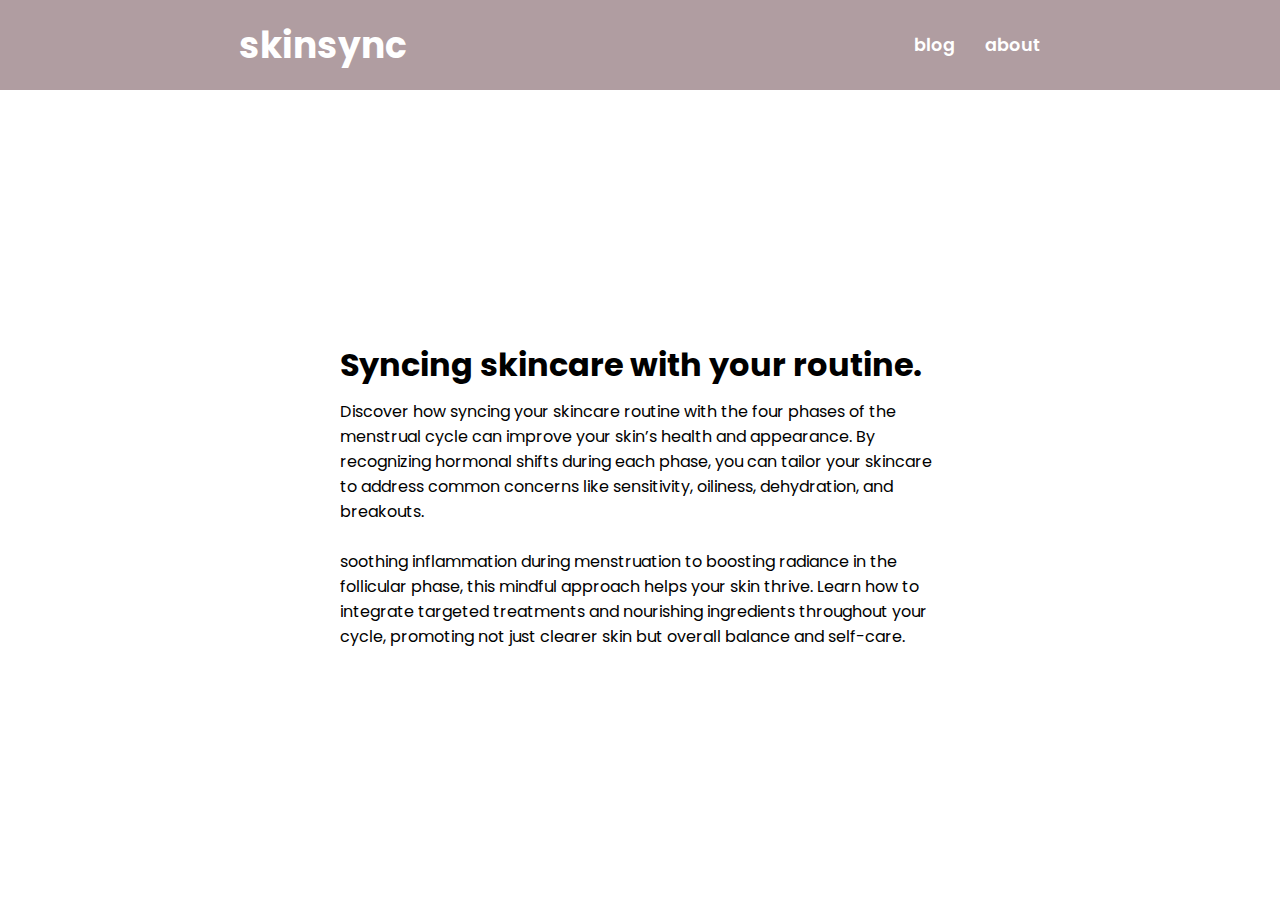
<file: about.html>
<!DOCTYPE html>
<html lang="en">
  <head>
    <meta charset="UTF-8" />
    <meta name="viewport" content="width=device-width, initial-scale=1.0" />
    <title>about</title>
    <link rel="stylesheet" href="about.css" />
    <link
      rel="stylesheet"
      href="https://cdnjs.cloudflare.com/ajax/libs/font-awesome/6.6.0/css/all.min.css"
      integrity="sha512-Kc323vGBEqzTmouAECnVceyQqyqdsSiqLQISBL29aUW4U/M7pSPA/gEUZQqv1cwx4OnYxTxve5UMg5GT6L4JJg=="
      crossorigin="anonymous"
      referrerpolicy="no-referrer"
    />
    <link rel="icon" type="image/png" href="SS (5)-photoaidcom-cropped.png" />
  </head>
  <body>
    <header>
      <nav>
        <a href="index.html" class="logo">skinsync</a>
        <div class="pageLinks">
          <div class="hamburger">
            <i class="fa-solid fa-bars"></i>
          </div>
          <div class="nav_links">
            <ul>
              <li><a href="blog.html">blog</a></li>
              <li><a href="about.html">about</a></li>
            </ul>
          </div>
        </div>
      </nav>
    </header>
    <main>
      <section>
        <h1>Syncing skincare with your routine.</h1>
        <p>
          Discover how syncing your skincare routine with the four phases of the
          menstrual cycle can improve your skin’s health and appearance. By
          recognizing hormonal shifts during each phase, you can tailor your
          skincare to address common concerns like sensitivity, oiliness,
          dehydration, and breakouts. <br />
          <br />
          soothing inflammation during menstruation to boosting radiance in the
          follicular phase, this mindful approach helps your skin thrive. Learn
          how to integrate targeted treatments and nourishing ingredients
          throughout your cycle, promoting not just clearer skin but overall
          balance and self-care.
        </p>
      </section>
    </main>
    <script src="about.js"></script>
  </body>
</html>
</file>
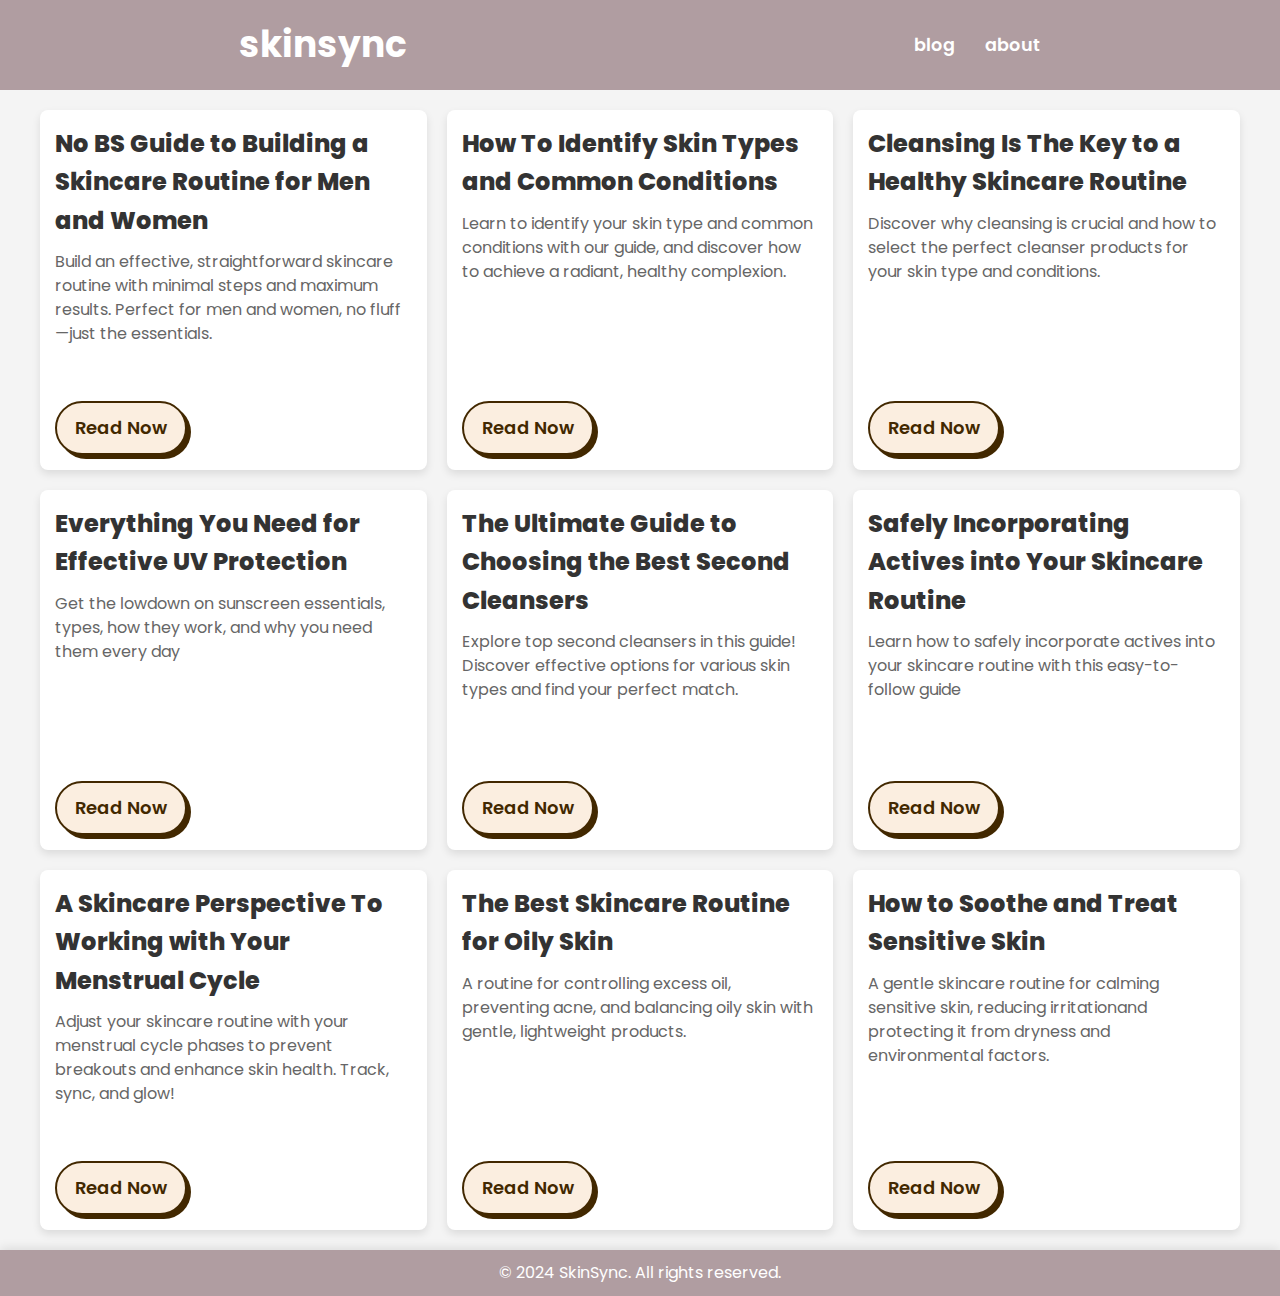
<file: blog.html>
<!DOCTYPE html>
<html lang="en">
  <head>
    <meta charset="UTF-8" />
    <meta name="viewport" content="width=device-width, initial-scale=1.0" />
    <title>Blog</title>
    <link rel="stylesheet" href="blog.css" />
    <link
      rel="stylesheet"
      href="https://cdnjs.cloudflare.com/ajax/libs/font-awesome/6.6.0/css/all.min.css"
      integrity="sha512-Kc323vGBEqzTmouAECnVceyQqyqdsSiqLQISBL29aUW4U/M7pSPA/gEUZQqv1cwx4OnYxTxve5UMg5GT6L4JJg=="
      crossorigin="anonymous"
      referrerpolicy="no-referrer"
    />
    <link rel="icon" type="image/png" href="SS (5)-photoaidcom-cropped.png" />
  </head>
  <body>
    <header>
      <nav>
        <a href="index.html" class="logo">skinsync</a>
        <div class="pageLinks">
          <div class="hamburger">
            <i class="fa-solid fa-bars"></i>
          </div>
          <div class="nav_links">
            <ul>
              <li><a href="blog.html">blog</a></li>
              <li><a href="about.html">about</a></li>
            </ul>
          </div>
        </div>
      </nav>
    </header>

    <main>
      <section class="blog-list">
        <a href="Blog posts/post7.html">
          <article>
            <h2>
              No BS Guide to Building a Skincare Routine for Men and Women
            </h2>
            <p>
              Build an effective, straightforward skincare routine with minimal
              steps and maximum results. Perfect for men and women, no
              fluff—just the essentials.
            </p>
            <button class="button-74" role="button">Read Now</button>
          </article>
        </a>

        <a href="Blog posts/post1.html">
          <article>
            <h2>How To Identify Skin Types and Common Conditions</h2>
            <p>
              Learn to identify your skin type and common conditions with our
              guide, and discover how to achieve a radiant, healthy complexion.
            </p>
            <button class="button-74" role="button">Read Now</button>
          </article>
        </a>
        <a href="Blog posts/post2.html">
          <article>
            <h2>Cleansing Is The Key to a Healthy Skincare Routine</h2>
            <p>
              Discover why cleansing is crucial and how to select the perfect
              cleanser products for your skin type and conditions.
            </p>
            <button class="button-74" role="button">Read Now</button>
          </article>
        </a>
        <a href="Blog posts/post3.html">
          <article>
            <h2>Everything You Need for Effective UV Protection</h2>
            <p>
              Get the lowdown on sunscreen essentials, types, how they work, and
              why you need them every day
            </p>
            <button class="button-74" role="button">Read Now</button>
          </article>
        </a>
        <a href="Blog posts/post4.html">
          <article>
            <h2>The Ultimate Guide to Choosing the Best Second Cleansers</h2>
            <p>
              Explore top second cleansers in this guide! Discover effective
              options for various skin types and find your perfect match.
            </p>
            <button class="button-74" role="button">Read Now</button>
          </article>
        </a>
        <a href="Blog posts/post5.html">
          <article>
            <h2>Safely Incorporating Actives into Your Skincare Routine</h2>
            <p>
              Learn how to safely incorporate actives into your skincare routine
              with this easy-to-follow guide
            </p>
            <button class="button-74" role="button">Read Now</button>
          </article>
        </a>
        <a href="Blog posts/post6.html">
          <article>
            <h2>A Skincare Perspective To Working with Your Menstrual Cycle</h2>
            <p>
              Adjust your skincare routine with your menstrual cycle phases to
              prevent breakouts and enhance skin health. Track, sync, and glow!
            </p>
            <button class="button-74" role="button">Read Now</button>
          </article>
        </a>
        <a href="Blog posts/post8.html">
          <article>
            <h2>The Best Skincare Routine for Oily Skin</h2>
            <p>
              A routine for controlling excess oil, preventing acne, and
              balancing oily skin with gentle, lightweight products.
            </p>
            <button class="button-74" role="button">Read Now</button>
          </article>
        </a>
        <a href="Blog posts/post9.html">
          <article>
            <h2>How to Soothe and Treat Sensitive Skin</h2>
            <p>
              A gentle skincare routine for calming sensitive skin, reducing
              irritationand protecting it from dryness and environmental
              factors.
            </p>
            <button class="button-74" role="button">Read Now</button>
          </article>
        </a>
        <!-- Add more blog posts here -->
      </section>
    </main>
    <footer>
      <p>&copy; 2024 SkinSync. All rights reserved.</p>
    </footer>
    <script src="blog.js"></script>
  </body>
</html>
</file>
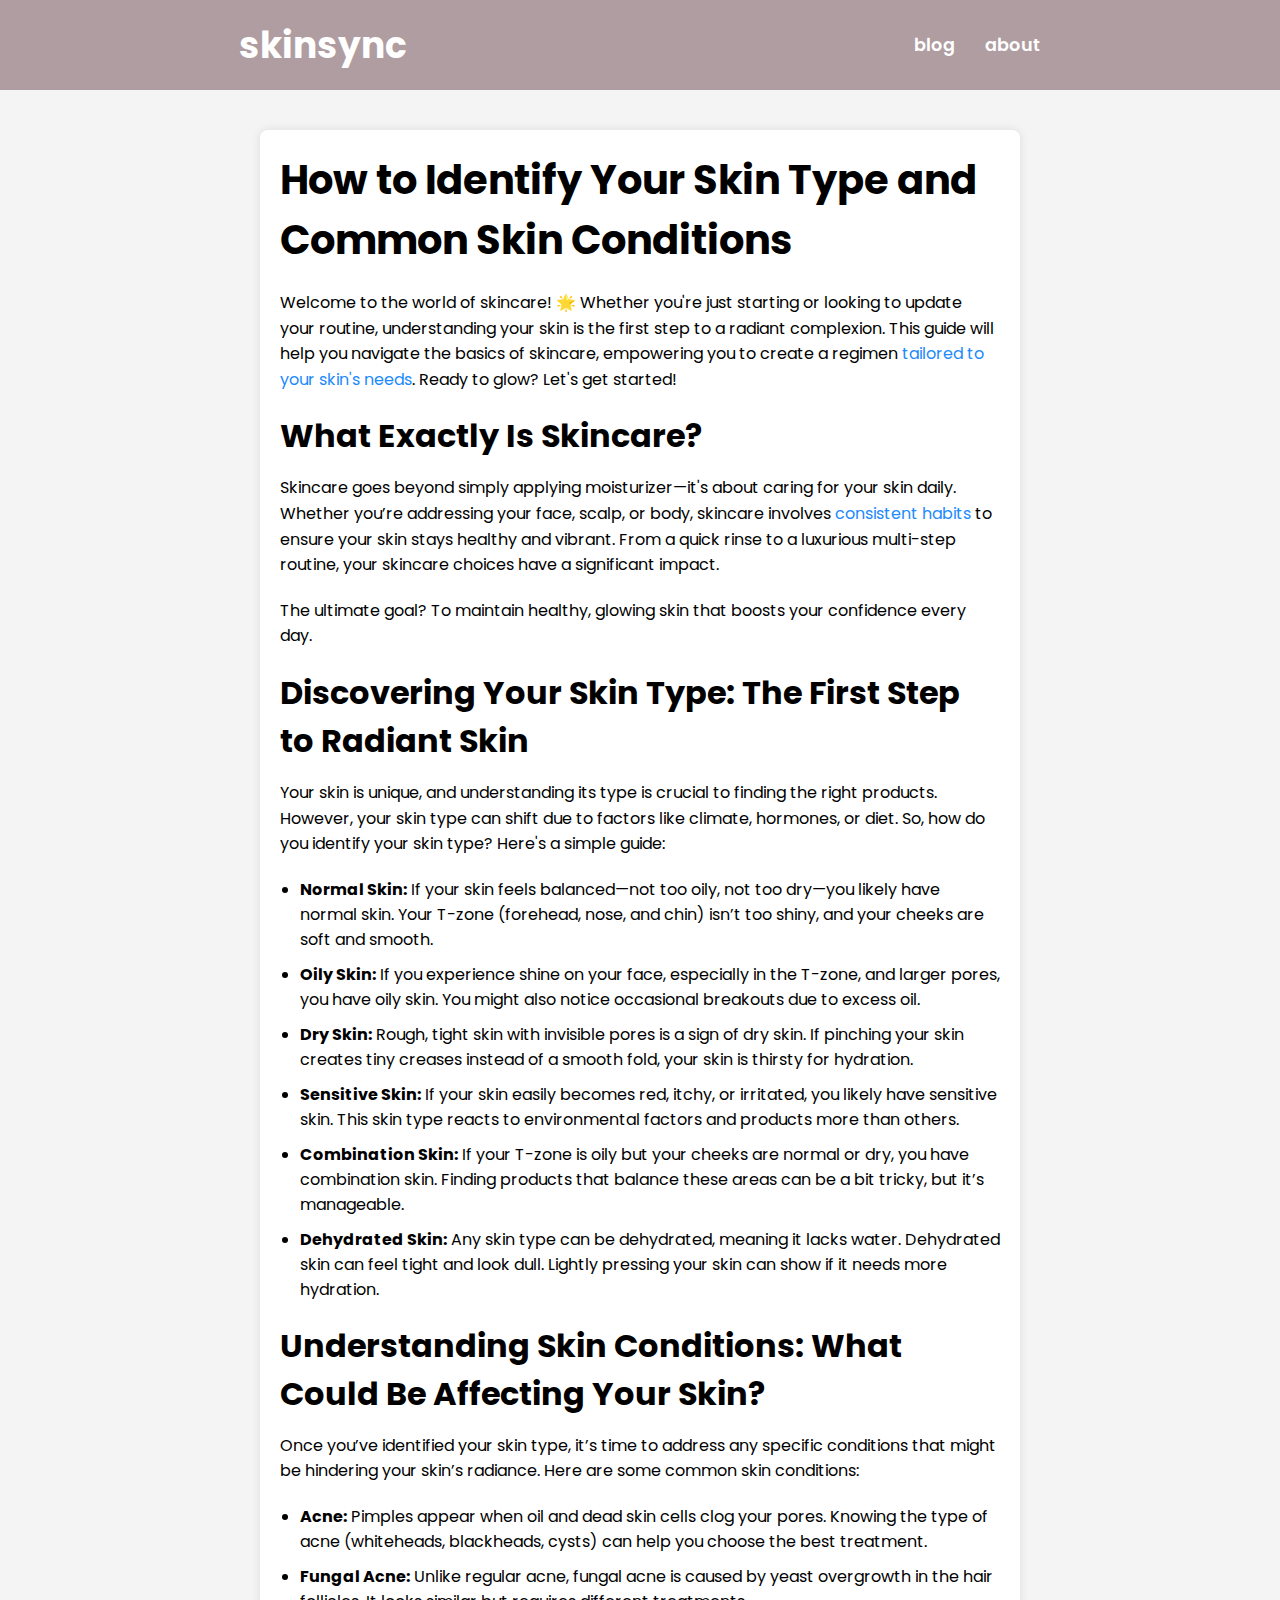
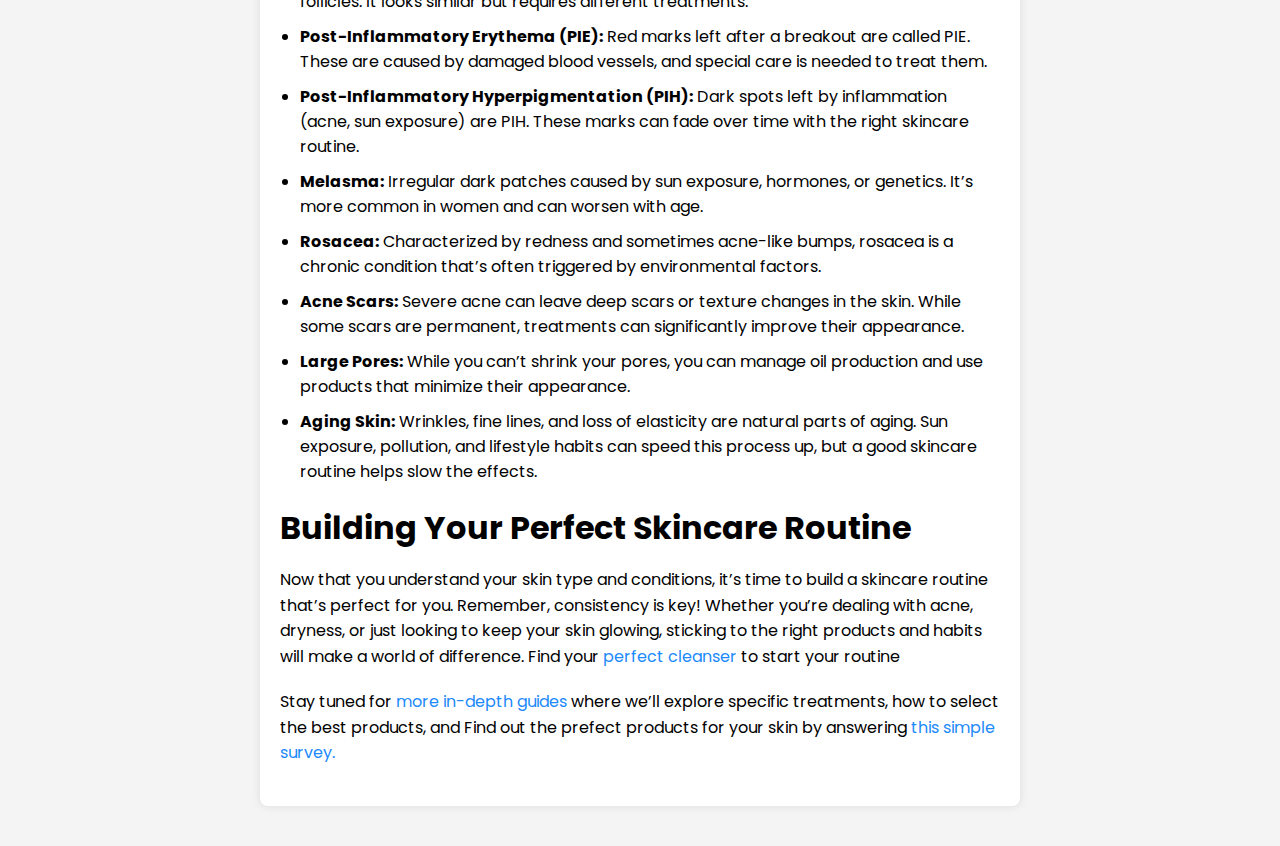
<file: Blog posts/post1.html>
<!DOCTYPE html>
<html lang="en">
  <head>
    <meta charset="UTF-8" />
    <meta name="viewport" content="width=device-width, initial-scale=1.0" />
    <meta
      name="description"
      content="Discover how to identify your skin type and common conditions with this comprehensive skincare guide."
    />
    <meta
      name="keywords"
      content="skincare, skin types, acne, rosacea, melasma, aging skin"
    />
    <meta
      property="og:title"
      content="How to Identify Your Skin Type and Common Conditions"
    />
    <meta
      property="og:description"
      content="Discover how to identify your skin type and common conditions with this comprehensive skincare guide."
    />
    <meta property="og:image" content="image_url_here" />
    <title>Identify Your Skin Type</title>
    <link rel="stylesheet" href="post.css" />
    <link
      rel="stylesheet"
      href="https://cdnjs.cloudflare.com/ajax/libs/font-awesome/6.6.0/css/all.min.css"
      integrity="sha512-Kc323vGBEqzTmouAECnVceyQqyqdsSiqLQISBL29aUW4U/M7pSPA/gEUZQqv1cwx4OnYxTxve5UMg5GT6L4JJg=="
      crossorigin="anonymous"
      referrerpolicy="no-referrer"
    />
    <link
      rel="icon"
      type="image/png"
      href="../SS (5)-photoaidcom-cropped.png"
    />
  </head>
  <body>
    <header>
      <nav>
        <a href="../index.html" class="logo">skinsync</a>
        <div class="pageLinks">
          <div class="hamburger">
            <i class="fa-solid fa-bars"></i>
          </div>
          <div class="nav_links">
            <ul>
              <li><a href="../blog.html">blog</a></li>
              <li><a href="../about.html">about</a></li>
            </ul>
          </div>
        </div>
      </nav>
    </header>

    <main>
      <article>
        <h1>How to Identify Your Skin Type and Common Skin Conditions</h1>
        <section class="new-blog-post">
          <p>
            Welcome to the world of skincare! 🌟 Whether you're just starting or
            looking to update your routine, understanding your skin is the first
            step to a radiant complexion. This guide will help you navigate the
            basics of skincare, empowering you to create a regimen
            <a href="../index.html">tailored to your skin's needs</a>. Ready to
            glow? Let's get started!
          </p>

          <h2>What Exactly Is Skincare?</h2>
          <p>
            Skincare goes beyond simply applying moisturizer—it's about caring
            for your skin daily. Whether you’re addressing your face, scalp, or
            body, skincare involves <a href="post2.html">consistent habits</a>
            to ensure your skin stays healthy and vibrant. From a quick rinse to
            a luxurious multi-step routine, your skincare choices have a
            significant impact.
          </p>
          <p>
            The ultimate goal? To maintain healthy, glowing skin that boosts
            your confidence every day.
          </p>

          <h2>Discovering Your Skin Type: The First Step to Radiant Skin</h2>
          <p>
            Your skin is unique, and understanding its type is crucial to
            finding the right products. However, your skin type can shift due to
            factors like climate, hormones, or diet. So, how do you identify
            your skin type? Here's a simple guide:
          </p>

          <ul>
            <li>
              <strong>Normal Skin:</strong> If your skin feels balanced—not too
              oily, not too dry—you likely have normal skin. Your T-zone
              (forehead, nose, and chin) isn’t too shiny, and your cheeks are
              soft and smooth.
            </li>
            <li>
              <strong>Oily Skin:</strong> If you experience shine on your face,
              especially in the T-zone, and larger pores, you have oily skin.
              You might also notice occasional breakouts due to excess oil.
            </li>
            <li>
              <strong>Dry Skin:</strong> Rough, tight skin with invisible pores
              is a sign of dry skin. If pinching your skin creates tiny creases
              instead of a smooth fold, your skin is thirsty for hydration.
            </li>
            <li>
              <strong>Sensitive Skin:</strong> If your skin easily becomes red,
              itchy, or irritated, you likely have sensitive skin. This skin
              type reacts to environmental factors and products more than
              others.
            </li>
            <li>
              <strong>Combination Skin:</strong> If your T-zone is oily but your
              cheeks are normal or dry, you have combination skin. Finding
              products that balance these areas can be a bit tricky, but it’s
              manageable.
            </li>
            <li>
              <strong>Dehydrated Skin:</strong> Any skin type can be dehydrated,
              meaning it lacks water. Dehydrated skin can feel tight and look
              dull. Lightly pressing your skin can show if it needs more
              hydration.
            </li>
          </ul>

          <h2>
            Understanding Skin Conditions: What Could Be Affecting Your Skin?
          </h2>
          <p>
            Once you’ve identified your skin type, it’s time to address any
            specific conditions that might be hindering your skin’s radiance.
            Here are some common skin conditions:
          </p>

          <ul>
            <li>
              <strong>Acne:</strong> Pimples appear when oil and dead skin cells
              clog your pores. Knowing the type of acne (whiteheads, blackheads,
              cysts) can help you choose the best treatment.
            </li>
            <li>
              <strong>Fungal Acne:</strong> Unlike regular acne, fungal acne is
              caused by yeast overgrowth in the hair follicles. It looks similar
              but requires different treatments.
            </li>
            <li>
              <strong>Post-Inflammatory Erythema (PIE):</strong> Red marks left
              after a breakout are called PIE. These are caused by damaged blood
              vessels, and special care is needed to treat them.
            </li>
            <li>
              <strong>Post-Inflammatory Hyperpigmentation (PIH):</strong> Dark
              spots left by inflammation (acne, sun exposure) are PIH. These
              marks can fade over time with the right skincare routine.
            </li>
            <li>
              <strong>Melasma:</strong> Irregular dark patches caused by sun
              exposure, hormones, or genetics. It’s more common in women and can
              worsen with age.
            </li>
            <li>
              <strong>Rosacea:</strong> Characterized by redness and sometimes
              acne-like bumps, rosacea is a chronic condition that’s often
              triggered by environmental factors.
            </li>
            <li>
              <strong>Acne Scars:</strong> Severe acne can leave deep scars or
              texture changes in the skin. While some scars are permanent,
              treatments can significantly improve their appearance.
            </li>
            <li>
              <strong>Large Pores:</strong> While you can’t shrink your pores,
              you can manage oil production and use products that minimize their
              appearance.
            </li>
            <li>
              <strong>Aging Skin:</strong> Wrinkles, fine lines, and loss of
              elasticity are natural parts of aging. Sun exposure, pollution,
              and lifestyle habits can speed this process up, but a good
              skincare routine helps slow the effects.
            </li>
          </ul>

          <h2>Building Your Perfect Skincare Routine</h2>
          <p>
            Now that you understand your skin type and conditions, it’s time to
            build a skincare routine that’s perfect for you. Remember,
            consistency is key! Whether you’re dealing with acne, dryness, or
            just looking to keep your skin glowing, sticking to the right
            products and habits will make a world of difference. Find your
            <a href="post2.html">perfect cleanser</a> to start your routine
          </p>
          <p>
            Stay tuned for <a href="post3.html">more in-depth guides</a> where
            we’ll explore specific treatments, how to select the best products,
            and Find out the prefect products for your skin by answering
            <a href="../index.html">this simple survey.</a>
          </p>
        </section>
      </article>
    </main>

    <script src="post.js"></script>
  </body>
</html>
</file>
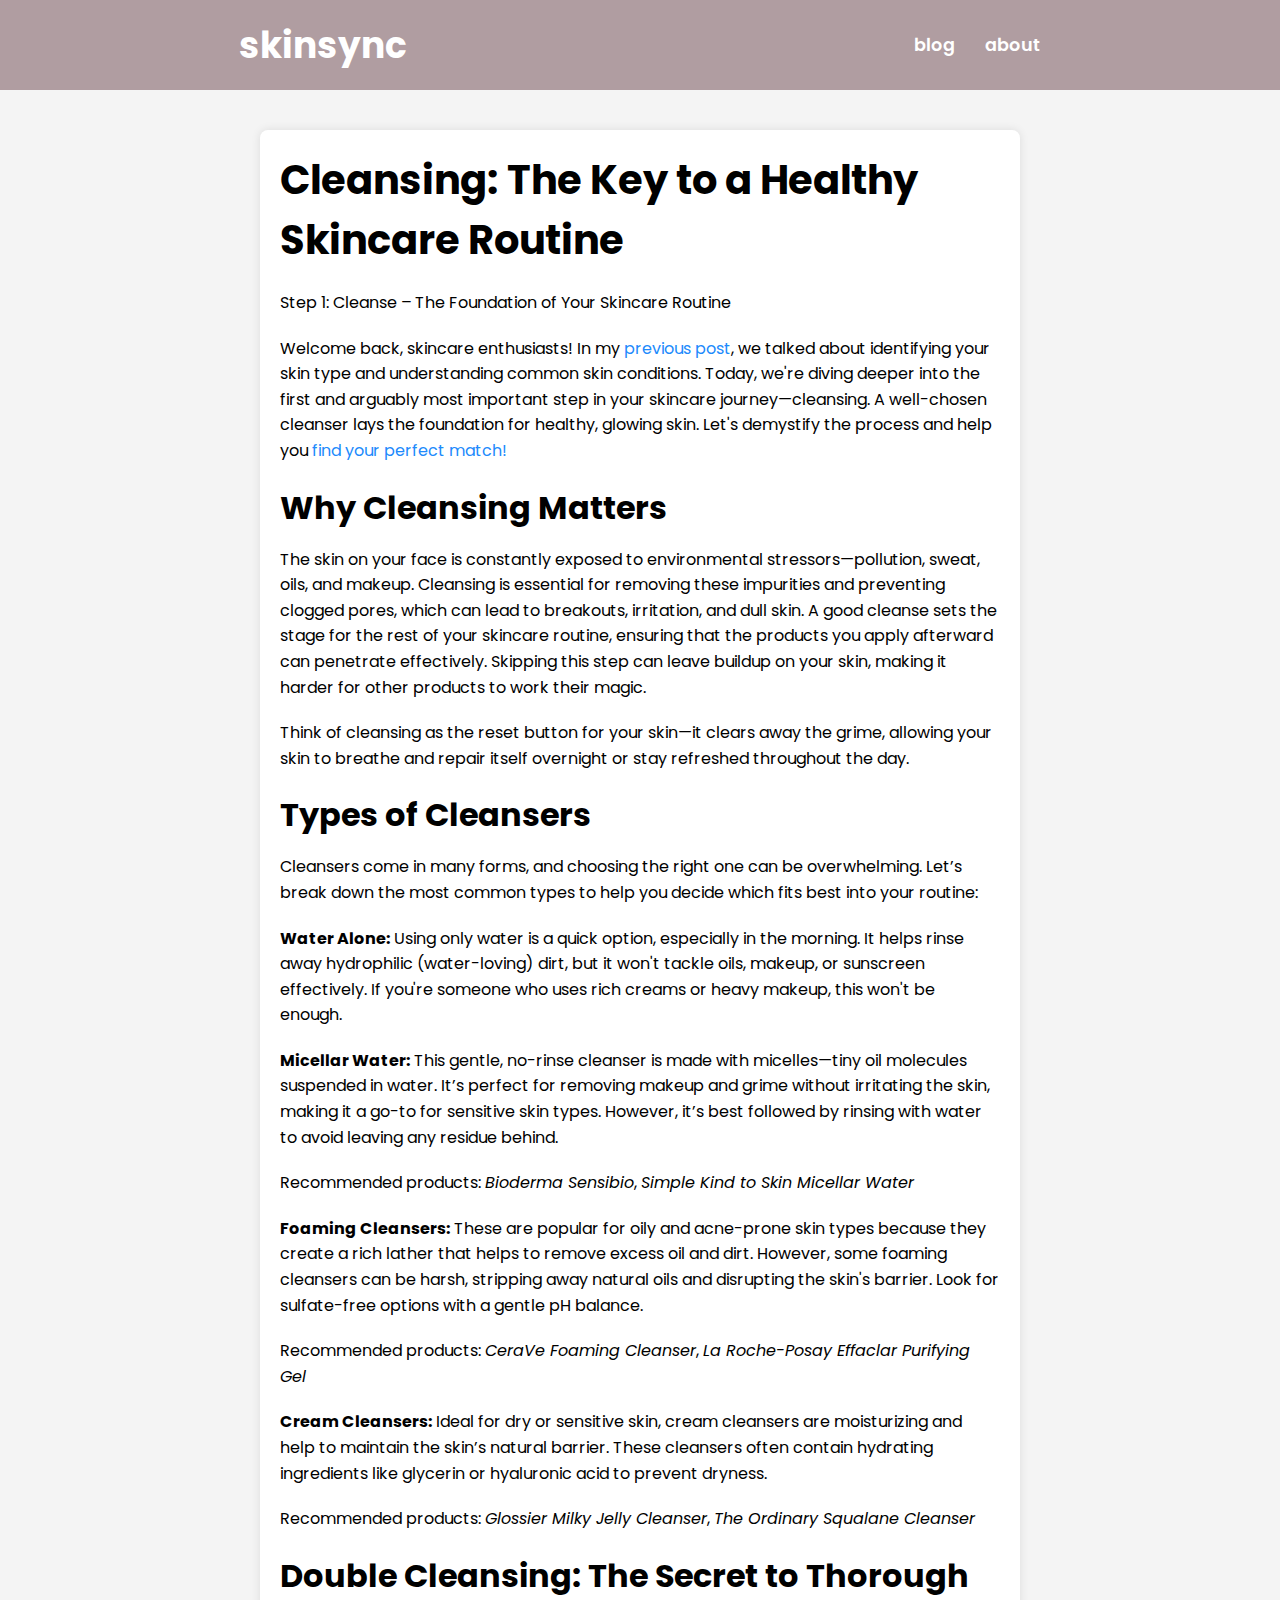
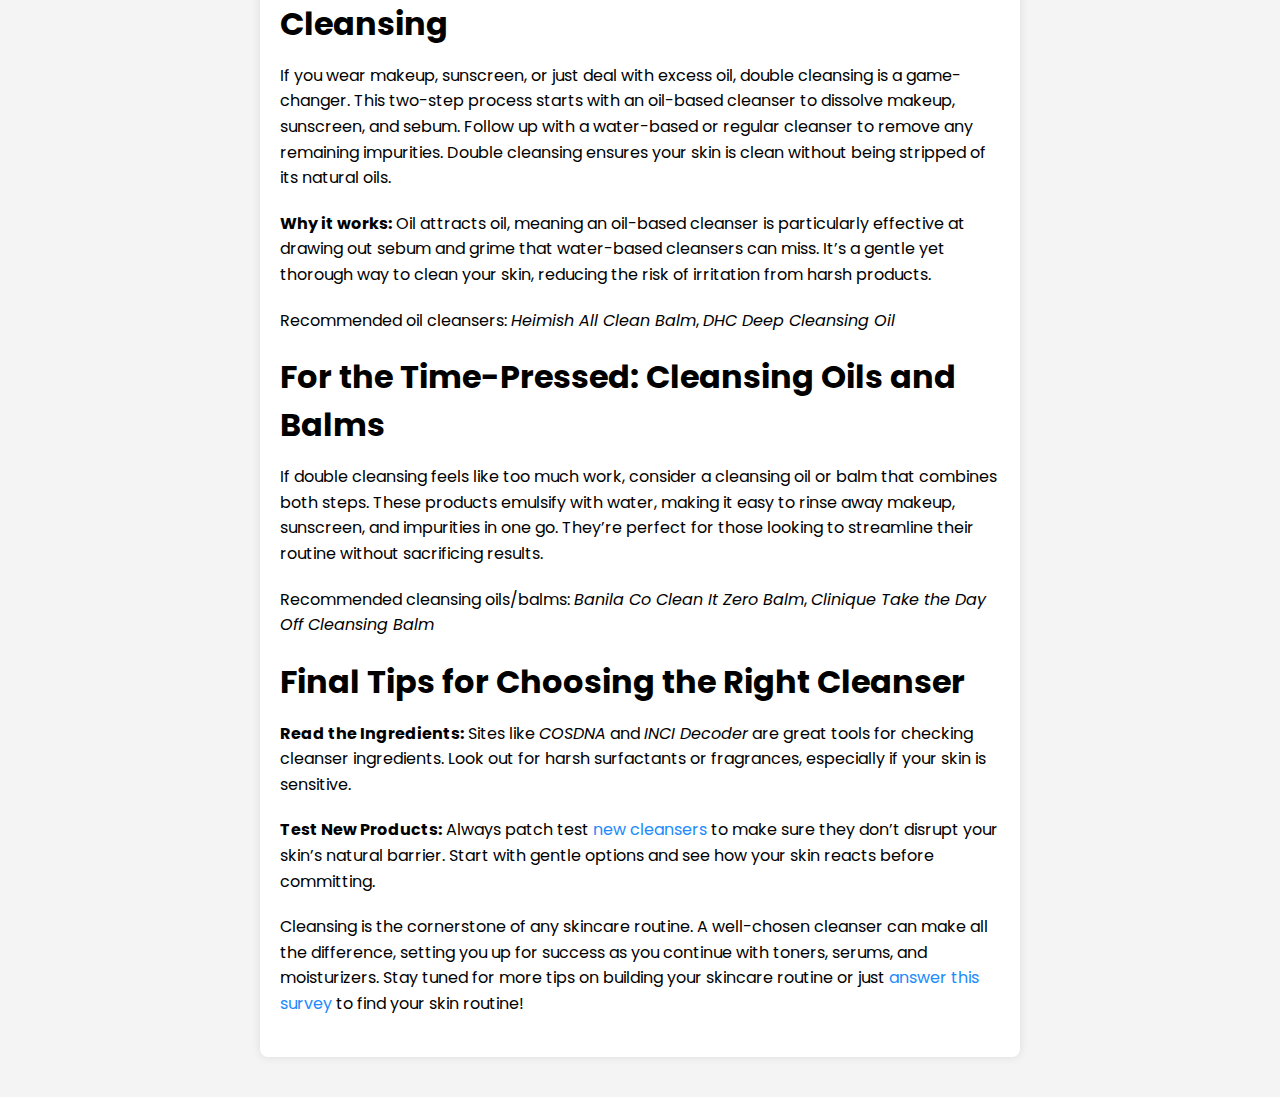
<file: Blog posts/post2.html>
<!DOCTYPE html>
<html lang="en">
  <head>
    <meta charset="UTF-8" />
    <meta name="viewport" content="width=device-width, initial-scale=1.0" />

    <!-- SEO Meta Tags -->
    <meta
      name="description"
      content="Discover why cleansing is the foundation of a healthy skincare routine. Learn about different cleansers, their benefits, and how to choose the best one for your skin type."
    />
    <meta
      name="keywords"
      content="skincare, cleansing, skincare routine, foaming cleansers, micellar water, double cleansing, oil cleansers, cream cleansers"
    />

    <!-- Open Graph Meta Tags for Social Sharing -->
    <meta
      property="og:title"
      content="Cleansing Is The Key to a Healthy Skincare Routine"
    />
    <meta
      property="og:description"
      content="Learn why cleansing is crucial for healthy skin, and explore different types of cleansers to find the perfect match for your routine."
    />
    <meta property="og:image" content="image_url_here" />

    <title>Cleansing Is The Key to a Healthy Skincare Routine</title>
    <link rel="stylesheet" href="post.css" />
    <link
      rel="stylesheet"
      href="https://cdnjs.cloudflare.com/ajax/libs/font-awesome/6.6.0/css/all.min.css"
      integrity="sha512-Kc323vGBEqzTmouAECnVceyQqyqdsSiqLQISBL29aUW4U/M7pSPA/gEUZQqv1cwx4OnYxTxve5UMg5GT6L4JJg=="
      crossorigin="anonymous"
      referrerpolicy="no-referrer"
    />
    <link
      rel="icon"
      type="image/png"
      href="../SS (5)-photoaidcom-cropped.png"
    />
  </head>
  <body>
    <header>
      <nav>
        <a href="../index.html" class="logo">skinsync</a>
        <div class="pageLinks">
          <div class="hamburger">
            <i class="fa-solid fa-bars"></i>
          </div>
          <div class="nav_links">
            <ul>
              <li><a href="../blog.html">blog</a></li>
              <li><a href="../about.html">about</a></li>
            </ul>
          </div>
        </div>
      </nav>
    </header>

    <main>
      <article>
        <h1>Cleansing: The Key to a Healthy Skincare Routine</h1>
        <section class="new-blog-post">
          <p>Step 1: Cleanse – The Foundation of Your Skincare Routine</p>
          <p>
            Welcome back, skincare enthusiasts! In my
            <a href="post1.html">previous post</a>, we talked about identifying
            your skin type and understanding common skin conditions. Today,
            we're diving deeper into the first and arguably most important step
            in your skincare journey—cleansing. A well-chosen cleanser lays the
            foundation for healthy, glowing skin. Let's demystify the process
            and help you <a href="../index.html">find your perfect match!</a>
          </p>

          <h2>Why Cleansing Matters</h2>
          <p>
            The skin on your face is constantly exposed to environmental
            stressors—pollution, sweat, oils, and makeup. Cleansing is essential
            for removing these impurities and preventing clogged pores, which
            can lead to breakouts, irritation, and dull skin. A good cleanse
            sets the stage for the rest of your skincare routine, ensuring that
            the products you apply afterward can penetrate effectively. Skipping
            this step can leave buildup on your skin, making it harder for other
            products to work their magic.
          </p>
          <p>
            Think of cleansing as the reset button for your skin—it clears away
            the grime, allowing your skin to breathe and repair itself overnight
            or stay refreshed throughout the day.
          </p>

          <h2>Types of Cleansers</h2>
          <p>
            Cleansers come in many forms, and choosing the right one can be
            overwhelming. Let’s break down the most common types to help you
            decide which fits best into your routine:
          </p>

          <p>
            <strong>Water Alone:</strong> Using only water is a quick option,
            especially in the morning. It helps rinse away hydrophilic
            (water-loving) dirt, but it won't tackle oils, makeup, or sunscreen
            effectively. If you're someone who uses rich creams or heavy makeup,
            this won't be enough.
          </p>

          <p>
            <strong>Micellar Water:</strong> This gentle, no-rinse cleanser is
            made with micelles—tiny oil molecules suspended in water. It’s
            perfect for removing makeup and grime without irritating the skin,
            making it a go-to for sensitive skin types. However, it’s best
            followed by rinsing with water to avoid leaving any residue behind.
          </p>

          <p>
            Recommended products: <em>Bioderma Sensibio</em>,
            <em>Simple Kind to Skin Micellar Water</em>
          </p>

          <p>
            <strong>Foaming Cleansers:</strong> These are popular for oily and
            acne-prone skin types because they create a rich lather that helps
            to remove excess oil and dirt. However, some foaming cleansers can
            be harsh, stripping away natural oils and disrupting the skin's
            barrier. Look for sulfate-free options with a gentle pH balance.
          </p>

          <p>
            Recommended products: <em>CeraVe Foaming Cleanser</em>,
            <em>La Roche-Posay Effaclar Purifying Gel</em>
          </p>

          <p>
            <strong>Cream Cleansers:</strong> Ideal for dry or sensitive skin,
            cream cleansers are moisturizing and help to maintain the skin’s
            natural barrier. These cleansers often contain hydrating ingredients
            like glycerin or hyaluronic acid to prevent dryness.
          </p>

          <p>
            Recommended products: <em>Glossier Milky Jelly Cleanser</em>,
            <em>The Ordinary Squalane Cleanser</em>
          </p>

          <h2>Double Cleansing: The Secret to Thorough Cleansing</h2>
          <p>
            If you wear makeup, sunscreen, or just deal with excess oil, double
            cleansing is a game-changer. This two-step process starts with an
            oil-based cleanser to dissolve makeup, sunscreen, and sebum. Follow
            up with a water-based or regular cleanser to remove any remaining
            impurities. Double cleansing ensures your skin is clean without
            being stripped of its natural oils.
          </p>

          <p>
            <strong>Why it works:</strong> Oil attracts oil, meaning an
            oil-based cleanser is particularly effective at drawing out sebum
            and grime that water-based cleansers can miss. It’s a gentle yet
            thorough way to clean your skin, reducing the risk of irritation
            from harsh products.
          </p>

          <p>
            Recommended oil cleansers: <em>Heimish All Clean Balm</em>,
            <em>DHC Deep Cleansing Oil</em>
          </p>

          <h2>For the Time-Pressed: Cleansing Oils and Balms</h2>
          <p>
            If double cleansing feels like too much work, consider a cleansing
            oil or balm that combines both steps. These products emulsify with
            water, making it easy to rinse away makeup, sunscreen, and
            impurities in one go. They’re perfect for those looking to
            streamline their routine without sacrificing results.
          </p>

          <p>
            Recommended cleansing oils/balms:
            <em>Banila Co Clean It Zero Balm</em>,
            <em>Clinique Take the Day Off Cleansing Balm</em>
          </p>

          <h2>Final Tips for Choosing the Right Cleanser</h2>
          <p>
            <strong>Read the Ingredients:</strong> Sites like
            <em>COSDNA</em> and <em>INCI Decoder</em> are great tools for
            checking cleanser ingredients. Look out for harsh surfactants or
            fragrances, especially if your skin is sensitive.
          </p>

          <p>
            <strong>Test New Products:</strong> Always patch test
            <a href="post1.html">new cleansers</a>
            to make sure they don’t disrupt your skin’s natural barrier. Start
            with gentle options and see how your skin reacts before committing.
          </p>

          <p>
            Cleansing is the cornerstone of any skincare routine. A well-chosen
            cleanser can make all the difference, setting you up for success as
            you continue with toners, serums, and moisturizers. Stay tuned for
            more tips on building your skincare routine or just
            <a href="../index.html">answer this survey</a> to find your skin
            routine!
          </p>
        </section>
      </article>
    </main>

    <script src="post.js"></script>
  </body>
</html>
</file>
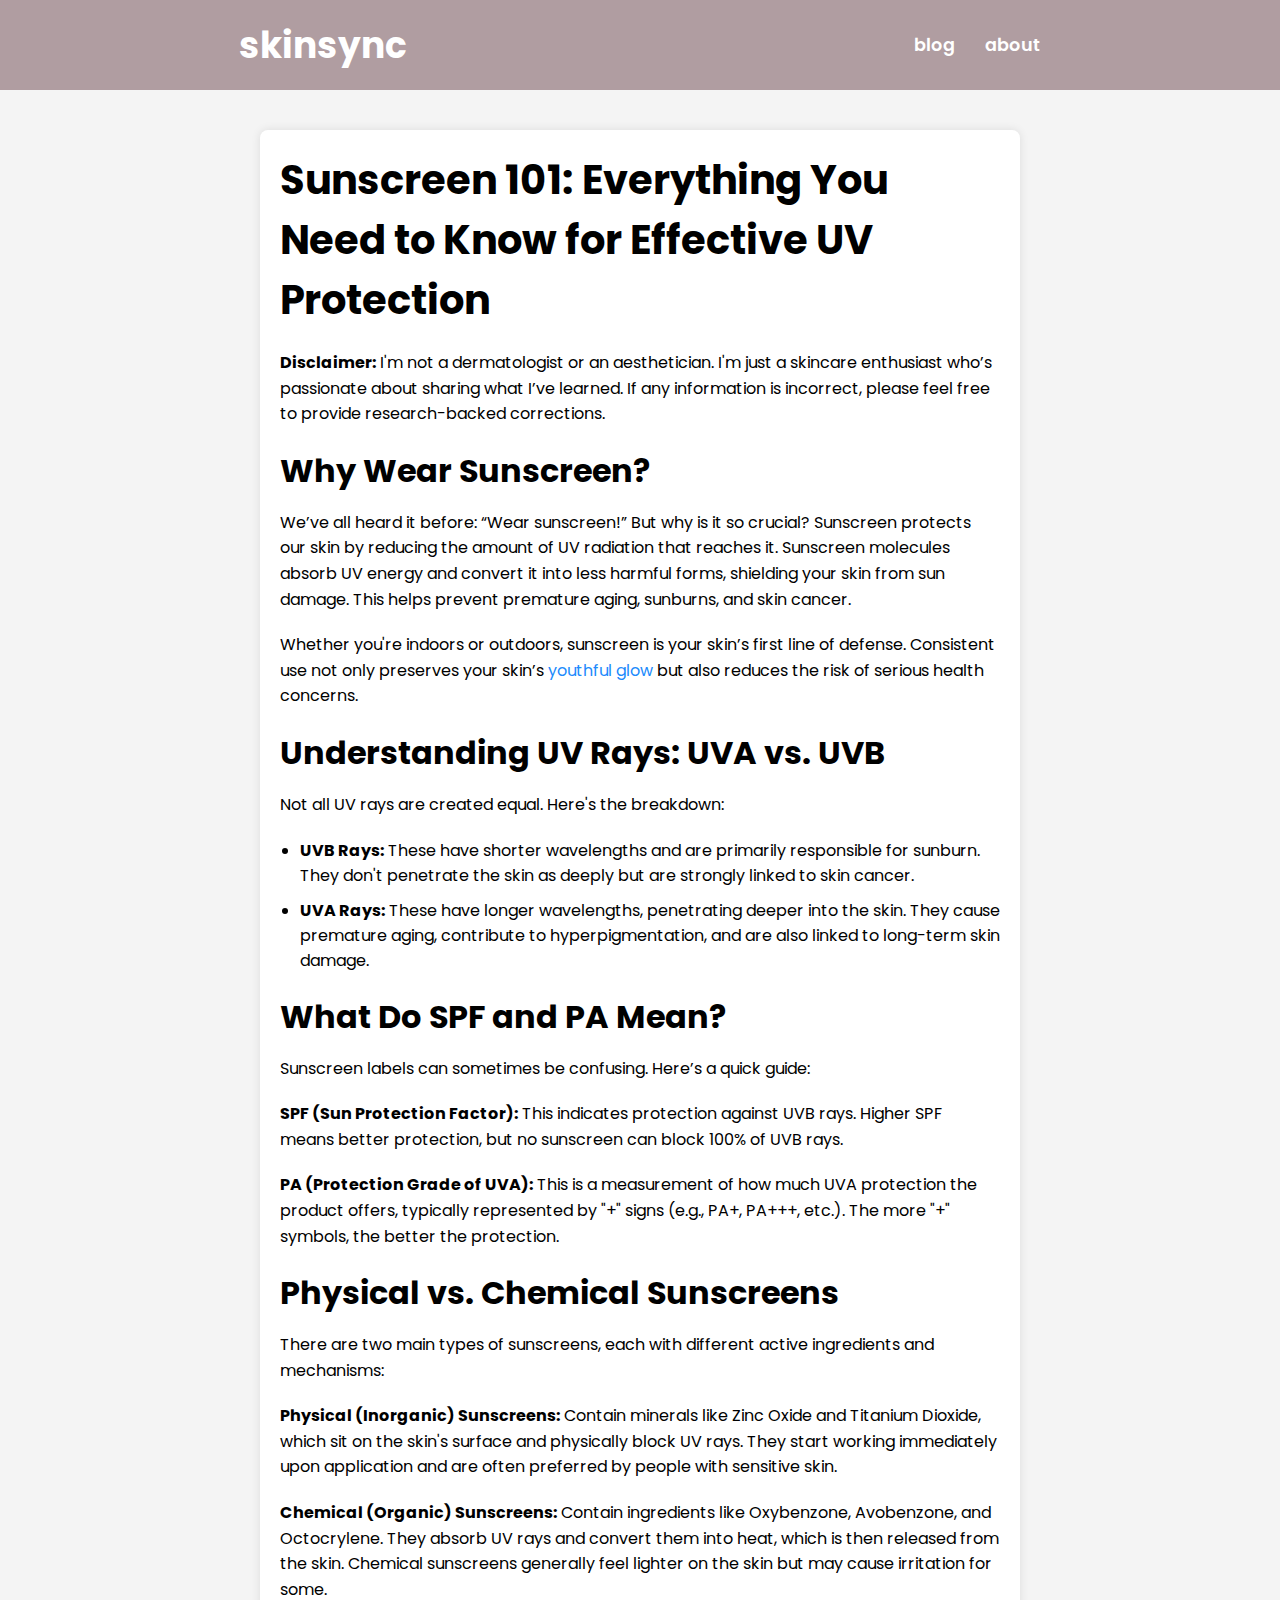
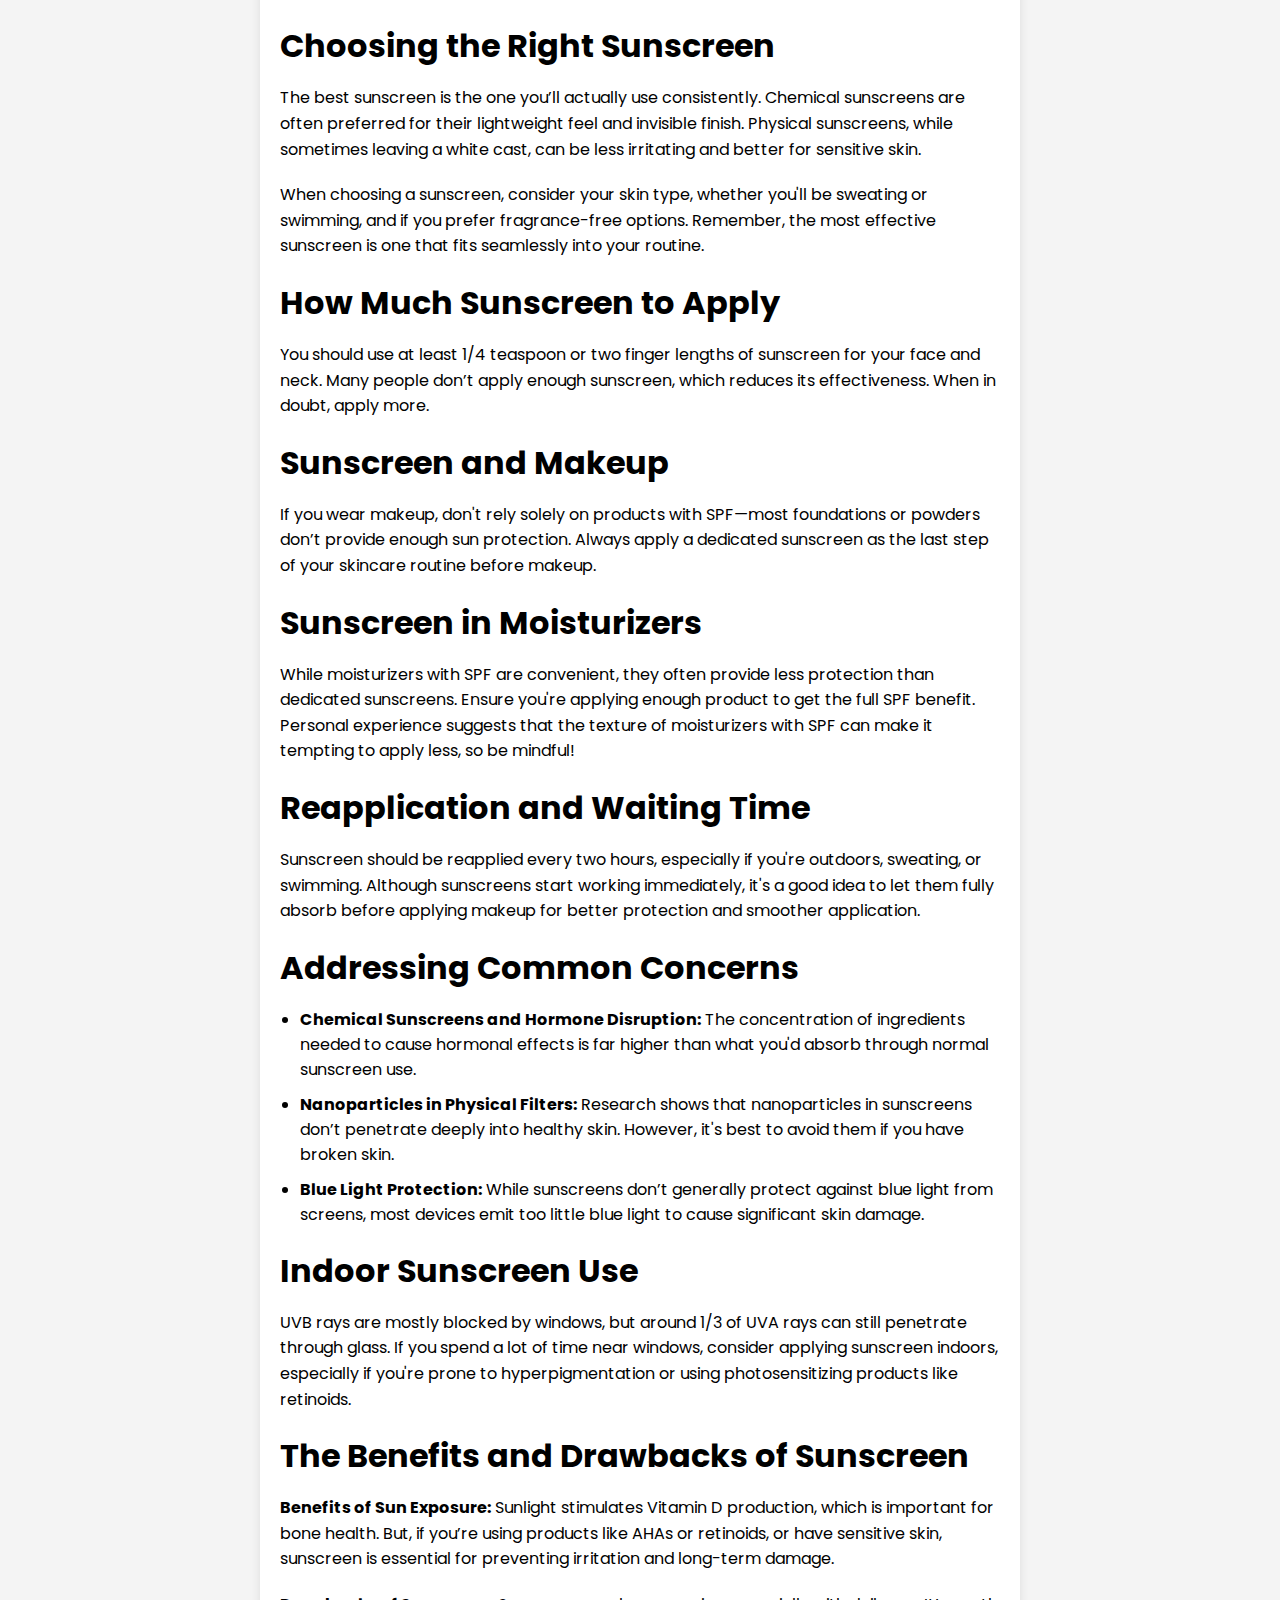
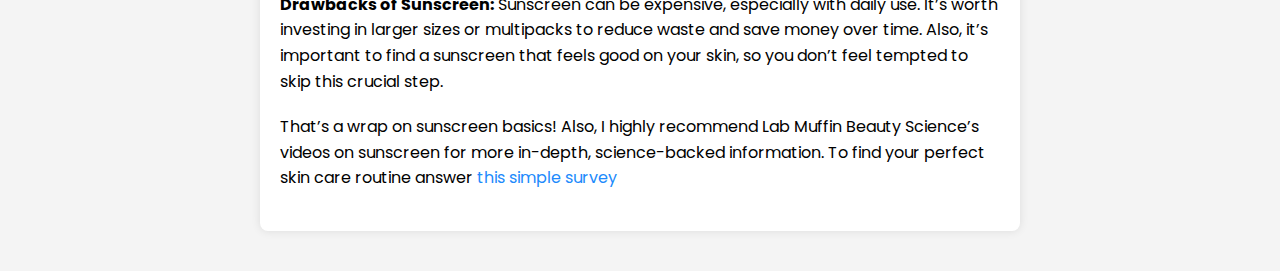
<file: Blog posts/post3.html>
<!DOCTYPE html>
<html lang="en">
  <head>
    <meta charset="UTF-8" />
    <meta name="viewport" content="width=device-width, initial-scale=1.0" />

    <!-- SEO Meta Tags -->
    <meta
      name="description"
      content="Learn everything about effective UV protection: types of sunscreens, how to choose the right one, and how to apply sunscreen for maximum protection against harmful UV rays."
    />
    <meta
      name="keywords"
      content="UV protection, sunscreen, SPF, UVA, UVB, physical sunscreen, chemical sunscreen, sun damage, skincare routine"
    />

    <!-- Open Graph Meta Tags for Social Sharing -->
    <meta
      property="og:title"
      content="Everything You Need for Effective UV Protection"
    />
    <meta
      property="og:description"
      content="Discover how to protect your skin from UV damage with the right sunscreen, application techniques, and essential sun protection tips."
    />
    <meta property="og:image" content="image_url_here" />

    <title>Everything You Need for Effective UV Protection</title>
    <link rel="stylesheet" href="post.css" />
    <link
      rel="stylesheet"
      href="https://cdnjs.cloudflare.com/ajax/libs/font-awesome/6.6.0/css/all.min.css"
      integrity="sha512-Kc323vGBEqzTmouAECnVceyQqyqdsSiqLQISBL29aUW4U/M7pSPA/gEUZQqv1cwx4OnYxTxve5UMg5GT6L4JJg=="
      crossorigin="anonymous"
      referrerpolicy="no-referrer"
    />
    <link
      rel="icon"
      type="image/png"
      href="../SS (5)-photoaidcom-cropped.png"
    />
  </head>
  <body>
    <header>
      <nav>
        <a href="../index.html" class="logo">skinsync</a>
        <div class="pageLinks">
          <div class="hamburger">
            <i class="fa-solid fa-bars"></i>
          </div>
          <div class="nav_links">
            <ul>
              <li><a href="../blog.html">blog</a></li>
              <li><a href="../about.html">about</a></li>
            </ul>
          </div>
        </div>
      </nav>
    </header>

    <main>
      <article>
        <h1>
          Sunscreen 101: Everything You Need to Know for Effective UV Protection
        </h1>
        <section class="new-blog-post">
          <p>
            <strong>Disclaimer:</strong> I'm not a dermatologist or an
            aesthetician. I'm just a skincare enthusiast who’s passionate about
            sharing what I’ve learned. If any information is incorrect, please
            feel free to provide research-backed corrections.
          </p>

          <h2>Why Wear Sunscreen?</h2>
          <p>
            We’ve all heard it before: “Wear sunscreen!” But why is it so
            crucial? Sunscreen protects our skin by reducing the amount of UV
            radiation that reaches it. Sunscreen molecules absorb UV energy and
            convert it into less harmful forms, shielding your skin from sun
            damage. This helps prevent premature aging, sunburns, and skin
            cancer.
          </p>
          <p>
            Whether you're indoors or outdoors, sunscreen is your skin’s first
            line of defense. Consistent use not only preserves your skin’s
            <a href="post5.html">youthful glow</a> but also reduces the risk of
            serious health concerns.
          </p>

          <h2>Understanding UV Rays: UVA vs. UVB</h2>
          <p>Not all UV rays are created equal. Here's the breakdown:</p>
          <ul>
            <li>
              <strong>UVB Rays:</strong> These have shorter wavelengths and are
              primarily responsible for sunburn. They don't penetrate the skin
              as deeply but are strongly linked to skin cancer.
            </li>
            <li>
              <strong>UVA Rays:</strong> These have longer wavelengths,
              penetrating deeper into the skin. They cause premature aging,
              contribute to hyperpigmentation, and are also linked to long-term
              skin damage.
            </li>
          </ul>

          <h2>What Do SPF and PA Mean?</h2>
          <p>
            Sunscreen labels can sometimes be confusing. Here’s a quick guide:
          </p>
          <p>
            <strong>SPF (Sun Protection Factor):</strong> This indicates
            protection against UVB rays. Higher SPF means better protection, but
            no sunscreen can block 100% of UVB rays.
          </p>
          <p>
            <strong>PA (Protection Grade of UVA):</strong> This is a measurement
            of how much UVA protection the product offers, typically represented
            by "+" signs (e.g., PA+, PA+++, etc.). The more "+" symbols, the
            better the protection.
          </p>

          <h2>Physical vs. Chemical Sunscreens</h2>
          <p>
            There are two main types of sunscreens, each with different active
            ingredients and mechanisms:
          </p>
          <p>
            <strong>Physical (Inorganic) Sunscreens:</strong> Contain minerals
            like Zinc Oxide and Titanium Dioxide, which sit on the skin's
            surface and physically block UV rays. They start working immediately
            upon application and are often preferred by people with sensitive
            skin.
          </p>
          <p>
            <strong>Chemical (Organic) Sunscreens:</strong> Contain ingredients
            like Oxybenzone, Avobenzone, and Octocrylene. They absorb UV rays
            and convert them into heat, which is then released from the skin.
            Chemical sunscreens generally feel lighter on the skin but may cause
            irritation for some.
          </p>

          <h2>Choosing the Right Sunscreen</h2>
          <p>
            The best sunscreen is the one you’ll actually use consistently.
            Chemical sunscreens are often preferred for their lightweight feel
            and invisible finish. Physical sunscreens, while sometimes leaving a
            white cast, can be less irritating and better for sensitive skin.
          </p>
          <p>
            When choosing a sunscreen, consider your skin type, whether you'll
            be sweating or swimming, and if you prefer fragrance-free options.
            Remember, the most effective sunscreen is one that fits seamlessly
            into your routine.
          </p>

          <h2>How Much Sunscreen to Apply</h2>
          <p>
            You should use at least 1/4 teaspoon or two finger lengths of
            sunscreen for your face and neck. Many people don’t apply enough
            sunscreen, which reduces its effectiveness. When in doubt, apply
            more.
          </p>

          <h2>Sunscreen and Makeup</h2>
          <p>
            If you wear makeup, don't rely solely on products with SPF—most
            foundations or powders don’t provide enough sun protection. Always
            apply a dedicated sunscreen as the last step of your skincare
            routine before makeup.
          </p>

          <h2>Sunscreen in Moisturizers</h2>
          <p>
            While moisturizers with SPF are convenient, they often provide less
            protection than dedicated sunscreens. Ensure you're applying enough
            product to get the full SPF benefit. Personal experience suggests
            that the texture of moisturizers with SPF can make it tempting to
            apply less, so be mindful!
          </p>

          <h2>Reapplication and Waiting Time</h2>
          <p>
            Sunscreen should be reapplied every two hours, especially if you're
            outdoors, sweating, or swimming. Although sunscreens start working
            immediately, it's a good idea to let them fully absorb before
            applying makeup for better protection and smoother application.
          </p>

          <h2>Addressing Common Concerns</h2>
          <ul>
            <li>
              <strong>Chemical Sunscreens and Hormone Disruption:</strong> The
              concentration of ingredients needed to cause hormonal effects is
              far higher than what you'd absorb through normal sunscreen use.
            </li>
            <li>
              <strong>Nanoparticles in Physical Filters:</strong> Research shows
              that nanoparticles in sunscreens don’t penetrate deeply into
              healthy skin. However, it's best to avoid them if you have broken
              skin.
            </li>
            <li>
              <strong>Blue Light Protection:</strong> While sunscreens don’t
              generally protect against blue light from screens, most devices
              emit too little blue light to cause significant skin damage.
            </li>
          </ul>

          <h2>Indoor Sunscreen Use</h2>
          <p>
            UVB rays are mostly blocked by windows, but around 1/3 of UVA rays
            can still penetrate through glass. If you spend a lot of time near
            windows, consider applying sunscreen indoors, especially if you're
            prone to hyperpigmentation or using photosensitizing products like
            retinoids.
          </p>

          <h2>The Benefits and Drawbacks of Sunscreen</h2>
          <p>
            <strong>Benefits of Sun Exposure:</strong> Sunlight stimulates
            Vitamin D production, which is important for bone health. But, if
            you’re using products like AHAs or retinoids, or have sensitive
            skin, sunscreen is essential for preventing irritation and long-term
            damage.
          </p>
          <p>
            <strong>Drawbacks of Sunscreen:</strong> Sunscreen can be expensive,
            especially with daily use. It’s worth investing in larger sizes or
            multipacks to reduce waste and save money over time. Also, it’s
            important to find a sunscreen that feels good on your skin, so you
            don’t feel tempted to skip this crucial step.
          </p>

          <p>
            That’s a wrap on sunscreen basics! Also, I highly recommend Lab
            Muffin Beauty Science’s videos on sunscreen for more in-depth,
            science-backed information. To find your perfect skin care routine
            answer <a href="../index.html">this simple survey </a>
          </p>
        </section>
      </article>
    </main>

    <script src="post.js"></script>
  </body>
</html>
</file>
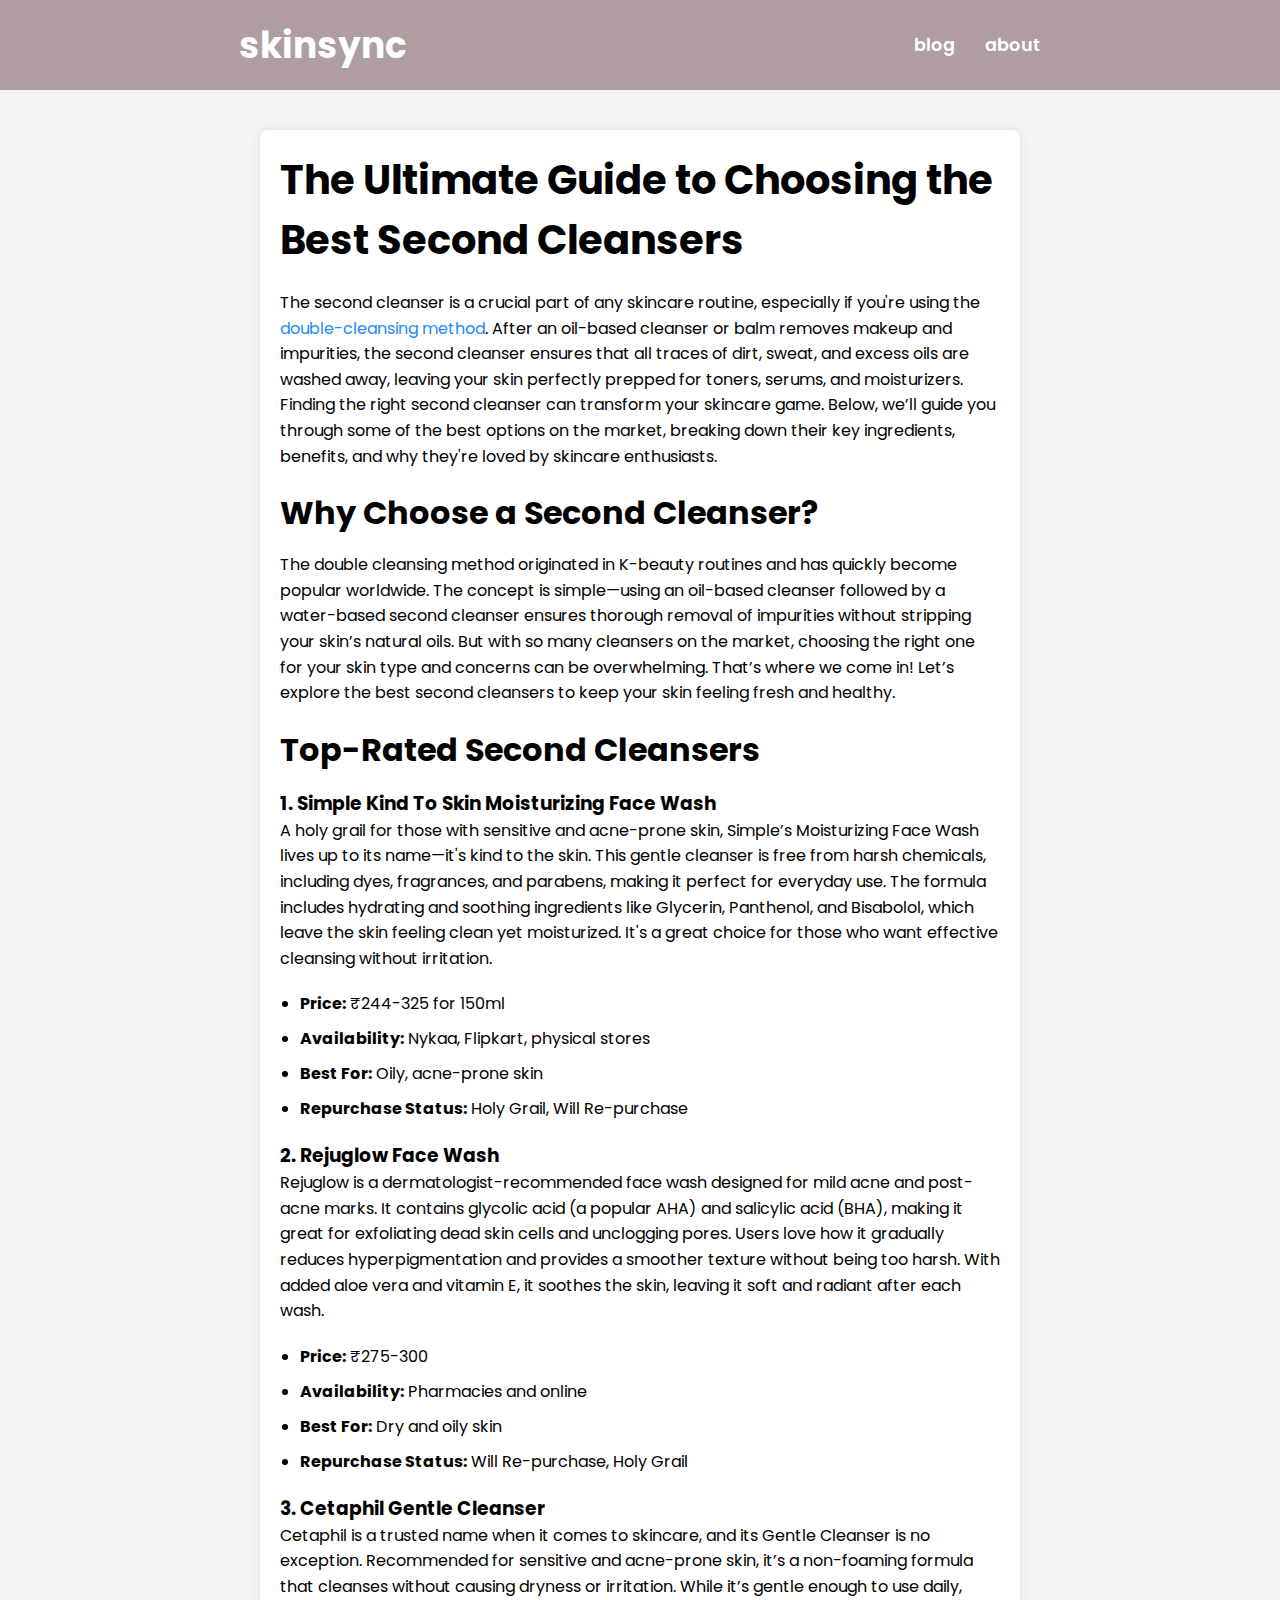
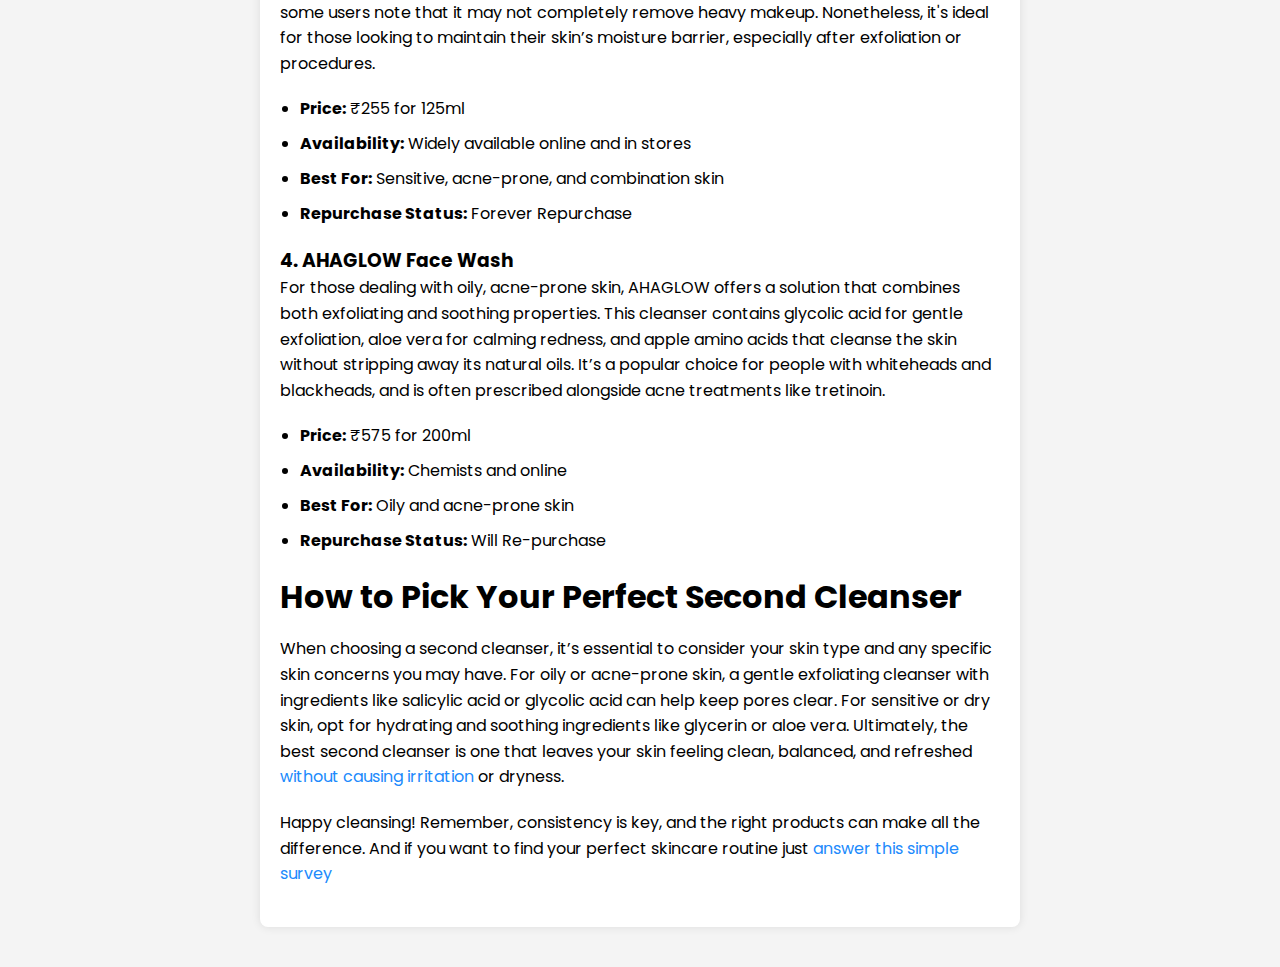
<file: Blog posts/post4.html>
<!DOCTYPE html>
<html lang="en">
  <head>
    <meta charset="UTF-8" />
    <meta name="viewport" content="width=device-width, initial-scale=1.0" />

    <!-- SEO Meta Tags -->
    <meta
      name="description"
      content="Explore the best second cleansers for your skincare routine. Find the top-rated options for different skin types, with key ingredients and benefits for a complete double cleanse."
    />
    <meta
      name="keywords"
      content="second cleanser, double cleansing, skincare routine, face wash, best cleansers, oily skin, sensitive skin, acne-prone skin"
    />

    <!-- Open Graph Meta Tags for Social Sharing -->
    <meta
      property="og:title"
      content="The Ultimate Guide to Choosing the Best Second Cleansers"
    />
    <meta
      property="og:description"
      content="Find out how to choose the best second cleanser for your skin type. Discover top-rated products with ingredients and benefits for a flawless double cleanse."
    />
    <meta property="og:image" content="image_url_here" />

    <title>The Ultimate Guide to Choosing the Best Second Cleansers</title>
    <link rel="stylesheet" href="post.css" />
    <link
      rel="stylesheet"
      href="https://cdnjs.cloudflare.com/ajax/libs/font-awesome/6.6.0/css/all.min.css"
      integrity="sha512-Kc323vGBEqzTmouAECnVceyQqyqdsSiqLQISBL29aUW4U/M7pSPA/gEUZQqv1cwx4OnYxTxve5UMg5GT6L4JJg=="
      crossorigin="anonymous"
      referrerpolicy="no-referrer"
    />
    <link
      rel="icon"
      type="image/png"
      href="../SS (5)-photoaidcom-cropped.png"
    />
  </head>
  <body>
    <header>
      <nav>
        <a href="../index.html" class="logo">skinsync</a>
        <div class="pageLinks">
          <div class="hamburger">
            <i class="fa-solid fa-bars"></i>
          </div>
          <div class="nav_links">
            <ul>
              <li><a href="../blog.html">blog</a></li>
              <li><a href="../about.html">about</a></li>
            </ul>
          </div>
        </div>
      </nav>
    </header>

    <main>
      <article>
        <h1>The Ultimate Guide to Choosing the Best Second Cleansers</h1>
        <section class="new-blog-post">
          <p>
            The second cleanser is a crucial part of any skincare routine,
            especially if you're using the
            <a href="post2.html">double-cleansing method</a>. After an oil-based
            cleanser or balm removes makeup and impurities, the second cleanser
            ensures that all traces of dirt, sweat, and excess oils are washed
            away, leaving your skin perfectly prepped for toners, serums, and
            moisturizers. Finding the right second cleanser can transform your
            skincare game. Below, we’ll guide you through some of the best
            options on the market, breaking down their key ingredients,
            benefits, and why they're loved by skincare enthusiasts.
          </p>

          <h2>Why Choose a Second Cleanser?</h2>
          <p>
            The double cleansing method originated in K-beauty routines and has
            quickly become popular worldwide. The concept is simple—using an
            oil-based cleanser followed by a water-based second cleanser ensures
            thorough removal of impurities without stripping your skin’s natural
            oils. But with so many cleansers on the market, choosing the right
            one for your skin type and concerns can be overwhelming. That’s
            where we come in! Let’s explore the best second cleansers to keep
            your skin feeling fresh and healthy.
          </p>

          <h2>Top-Rated Second Cleansers</h2>

          <h3>1. Simple Kind To Skin Moisturizing Face Wash</h3>
          <p>
            A holy grail for those with sensitive and acne-prone skin, Simple’s
            Moisturizing Face Wash lives up to its name—it's kind to the skin.
            This gentle cleanser is free from harsh chemicals, including dyes,
            fragrances, and parabens, making it perfect for everyday use. The
            formula includes hydrating and soothing ingredients like Glycerin,
            Panthenol, and Bisabolol, which leave the skin feeling clean yet
            moisturized. It's a great choice for those who want effective
            cleansing without irritation.
          </p>
          <ul>
            <li><strong>Price:</strong> ₹244-325 for 150ml</li>
            <li>
              <strong>Availability:</strong> Nykaa, Flipkart, physical stores
            </li>
            <li><strong>Best For:</strong> Oily, acne-prone skin</li>
            <li>
              <strong>Repurchase Status:</strong> Holy Grail, Will Re-purchase
            </li>
          </ul>

          <h3>2. Rejuglow Face Wash</h3>
          <p>
            Rejuglow is a dermatologist-recommended face wash designed for mild
            acne and post-acne marks. It contains glycolic acid (a popular AHA)
            and salicylic acid (BHA), making it great for exfoliating dead skin
            cells and unclogging pores. Users love how it gradually reduces
            hyperpigmentation and provides a smoother texture without being too
            harsh. With added aloe vera and vitamin E, it soothes the skin,
            leaving it soft and radiant after each wash.
          </p>
          <ul>
            <li><strong>Price:</strong> ₹275-300</li>
            <li><strong>Availability:</strong> Pharmacies and online</li>
            <li><strong>Best For:</strong> Dry and oily skin</li>
            <li>
              <strong>Repurchase Status:</strong> Will Re-purchase, Holy Grail
            </li>
          </ul>

          <h3>3. Cetaphil Gentle Cleanser</h3>
          <p>
            Cetaphil is a trusted name when it comes to skincare, and its Gentle
            Cleanser is no exception. Recommended for sensitive and acne-prone
            skin, it’s a non-foaming formula that cleanses without causing
            dryness or irritation. While it’s gentle enough to use daily, some
            users note that it may not completely remove heavy makeup.
            Nonetheless, it's ideal for those looking to maintain their skin’s
            moisture barrier, especially after exfoliation or procedures.
          </p>
          <ul>
            <li><strong>Price:</strong> ₹255 for 125ml</li>
            <li>
              <strong>Availability:</strong> Widely available online and in
              stores
            </li>
            <li>
              <strong>Best For:</strong> Sensitive, acne-prone, and combination
              skin
            </li>
            <li><strong>Repurchase Status:</strong> Forever Repurchase</li>
          </ul>

          <h3>4. AHAGLOW Face Wash</h3>
          <p>
            For those dealing with oily, acne-prone skin, AHAGLOW offers a
            solution that combines both exfoliating and soothing properties.
            This cleanser contains glycolic acid for gentle exfoliation, aloe
            vera for calming redness, and apple amino acids that cleanse the
            skin without stripping away its natural oils. It’s a popular choice
            for people with whiteheads and blackheads, and is often prescribed
            alongside acne treatments like tretinoin.
          </p>
          <ul>
            <li><strong>Price:</strong> ₹575 for 200ml</li>
            <li><strong>Availability:</strong> Chemists and online</li>
            <li><strong>Best For:</strong> Oily and acne-prone skin</li>
            <li><strong>Repurchase Status:</strong> Will Re-purchase</li>
          </ul>

          <h2>How to Pick Your Perfect Second Cleanser</h2>
          <p>
            When choosing a second cleanser, it’s essential to consider your
            skin type and any specific skin concerns you may have. For oily or
            acne-prone skin, a gentle exfoliating cleanser with ingredients like
            salicylic acid or glycolic acid can help keep pores clear. For
            sensitive or dry skin, opt for hydrating and soothing ingredients
            like glycerin or aloe vera. Ultimately, the best second cleanser is
            one that leaves your skin feeling clean, balanced, and refreshed
            <a href="post2.html">without causing irritation</a> or dryness.
          </p>

          <p>
            Happy cleansing! Remember, consistency is key, and the right
            products can make all the difference. And if you want to find your
            perfect skincare routine just
            <a href="../index.html">answer this simple survey</a>
          </p>
        </section>
      </article>
    </main>

    <script src="post.js"></script>
  </body>
</html>
</file>
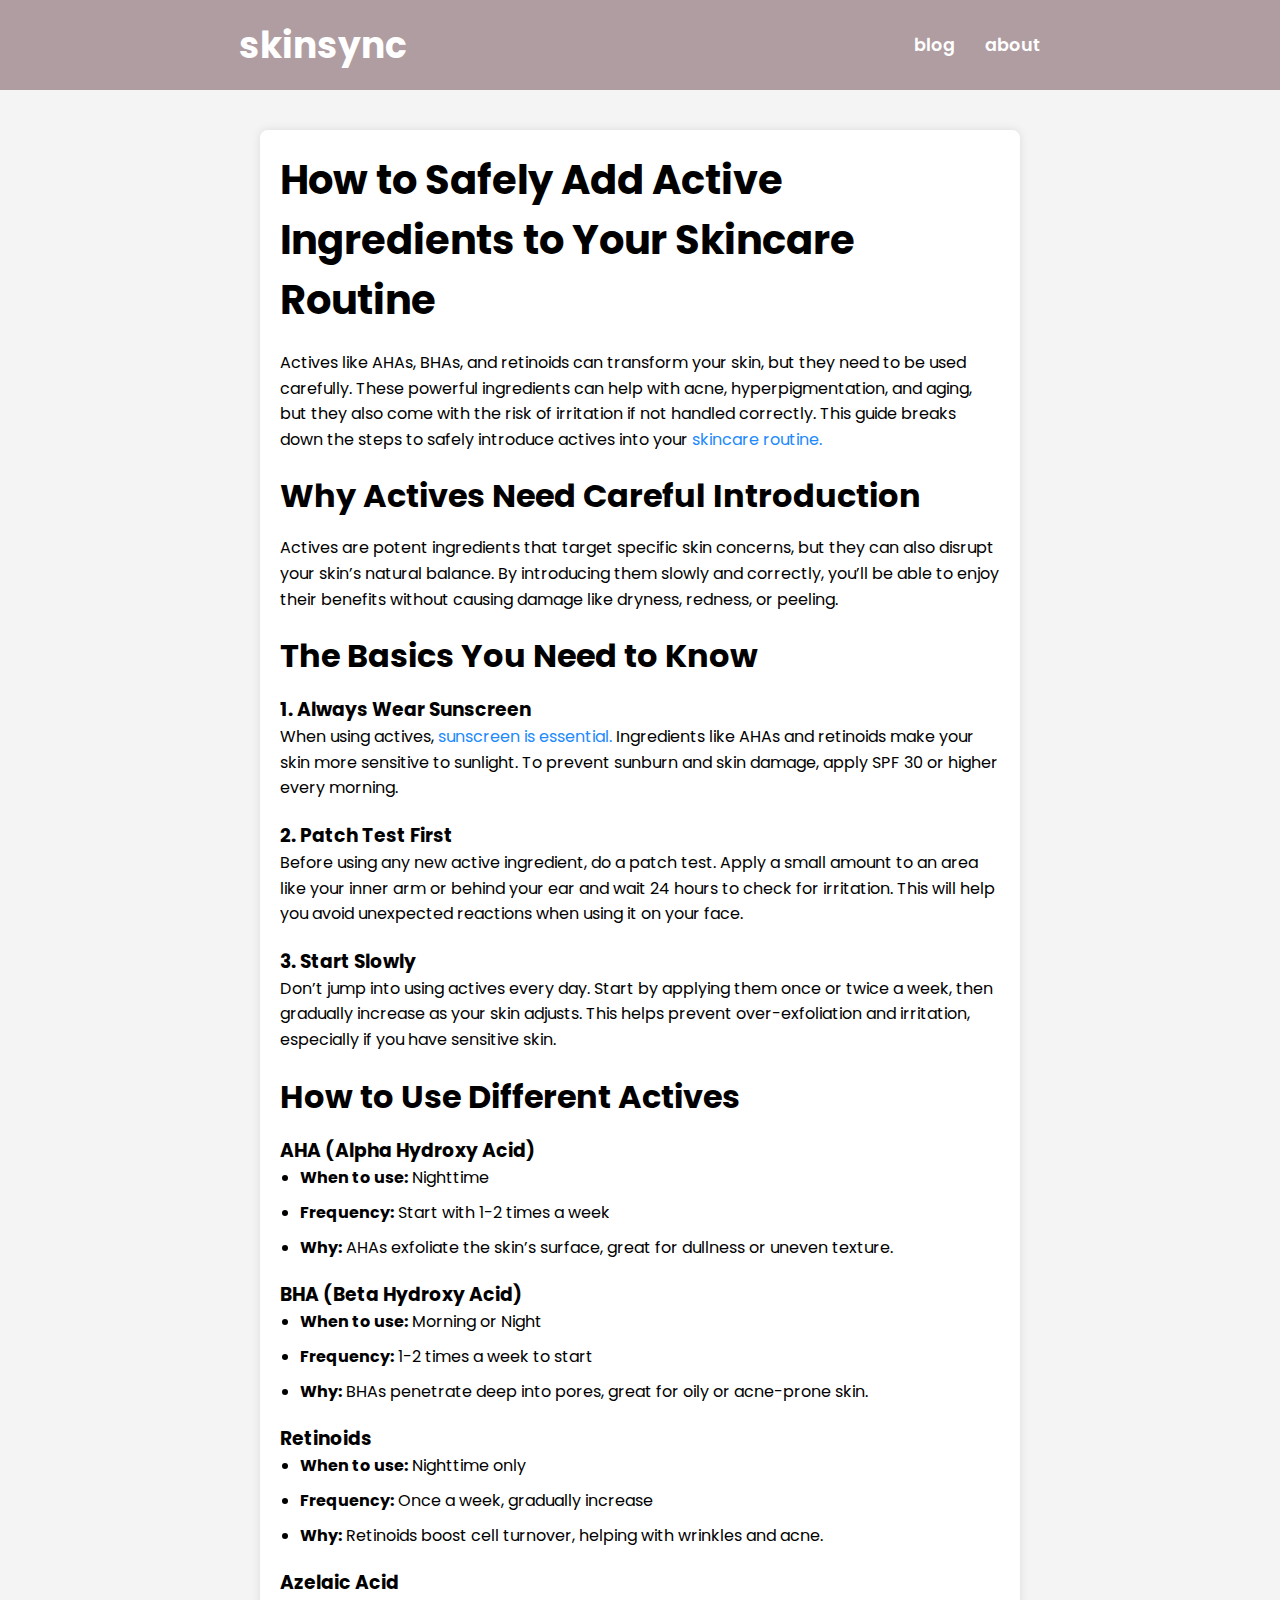
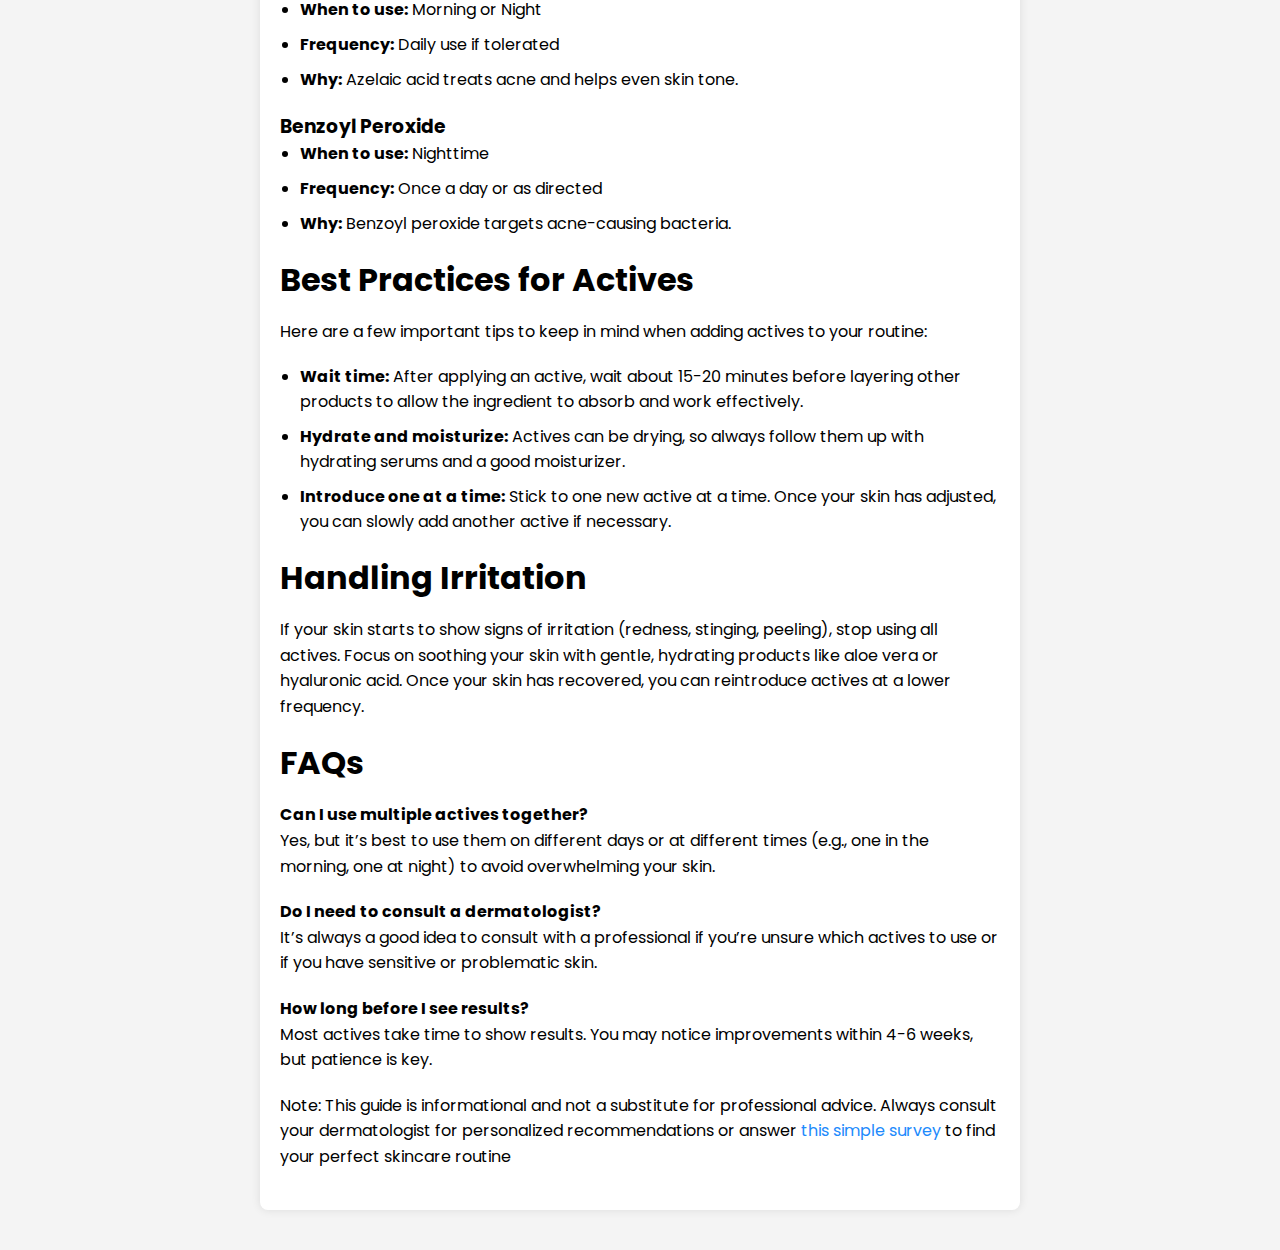
<file: Blog posts/post5.html>
<!DOCTYPE html>
<html lang="en">
  <head>
    <meta charset="UTF-8" />
    <meta name="viewport" content="width=device-width, initial-scale=1.0" />

    <!-- SEO Meta Tags -->
    <meta
      name="description"
      content="Learn how to safely incorporate active ingredients like AHAs, BHAs, and retinoids into your skincare routine without causing irritation. Tips for every skin type."
    />
    <meta
      name="keywords"
      content="skincare actives, how to use AHAs, BHAs, retinoids, incorporating actives, active ingredients skincare, skincare routine, sensitive skin, acne treatment, anti-aging"
    />

    <!-- Open Graph Meta Tags for Social Sharing -->
    <meta
      property="og:title"
      content="Safely Incorporating Actives into Your Skincare Routine"
    />
    <meta
      property="og:description"
      content="Discover the best ways to add potent actives like AHAs, BHAs, and retinoids to your skincare routine for acne, aging, and more. Learn how to avoid irritation and maximize results."
    />
    <meta property="og:image" content="image_url_here" />

    <title>Safely Incorporating Actives into Your Skincare Routine</title>
    <link rel="stylesheet" href="post.css" />
    <link
      rel="stylesheet"
      href="https://cdnjs.cloudflare.com/ajax/libs/font-awesome/6.6.0/css/all.min.css"
      integrity="sha512-Kc323vGBEqzTmouAECnVceyQqyqdsSiqLQISBL29aUW4U/M7pSPA/gEUZQqv1cwx4OnYxTxve5UMg5GT6L4JJg=="
      crossorigin="anonymous"
      referrerpolicy="no-referrer"
    />
    <link
      rel="icon"
      type="image/png"
      href="../SS (5)-photoaidcom-cropped.png"
    />
  </head>
  <body>
    <header>
      <nav>
        <a href="../index.html" class="logo">skinsync</a>
        <div class="pageLinks">
          <div class="hamburger">
            <i class="fa-solid fa-bars"></i>
          </div>
          <div class="nav_links">
            <ul>
              <li><a href="../blog.html">blog</a></li>
              <li><a href="../about.html">about</a></li>
            </ul>
          </div>
        </div>
      </nav>
    </header>

    <main>
      <article>
        <h1>How to Safely Add Active Ingredients to Your Skincare Routine</h1>
        <section class="new-blog-post">
          <p>
            Actives like AHAs, BHAs, and retinoids can transform your skin, but
            they need to be used carefully. These powerful ingredients can help
            with acne, hyperpigmentation, and aging, but they also come with the
            risk of irritation if not handled correctly. This guide breaks down
            the steps to safely introduce actives into your
            <a href="../index.html">skincare routine.</a>
          </p>

          <h2>Why Actives Need Careful Introduction</h2>
          <p>
            Actives are potent ingredients that target specific skin concerns,
            but they can also disrupt your skin’s natural balance. By
            introducing them slowly and correctly, you’ll be able to enjoy their
            benefits without causing damage like dryness, redness, or peeling.
          </p>

          <h2>The Basics You Need to Know</h2>
          <h3>1. Always Wear Sunscreen</h3>
          <p>
            When using actives, <a href="post3.html">sunscreen is essential.</a>
            Ingredients like AHAs and retinoids make your skin more sensitive to
            sunlight. To prevent sunburn and skin damage, apply SPF 30 or higher
            every morning.
          </p>

          <h3>2. Patch Test First</h3>
          <p>
            Before using any new active ingredient, do a patch test. Apply a
            small amount to an area like your inner arm or behind your ear and
            wait 24 hours to check for irritation. This will help you avoid
            unexpected reactions when using it on your face.
          </p>

          <h3>3. Start Slowly</h3>
          <p>
            Don’t jump into using actives every day. Start by applying them once
            or twice a week, then gradually increase as your skin adjusts. This
            helps prevent over-exfoliation and irritation, especially if you
            have sensitive skin.
          </p>

          <h2>How to Use Different Actives</h2>

          <div class="active-box">
            <h3>AHA (Alpha Hydroxy Acid)</h3>
            <ul>
              <li><strong>When to use:</strong> Nighttime</li>
              <li><strong>Frequency:</strong> Start with 1-2 times a week</li>
              <li>
                <strong>Why:</strong> AHAs exfoliate the skin’s surface, great
                for dullness or uneven texture.
              </li>
            </ul>
          </div>

          <div class="active-box">
            <h3>BHA (Beta Hydroxy Acid)</h3>
            <ul>
              <li><strong>When to use:</strong> Morning or Night</li>
              <li><strong>Frequency:</strong> 1-2 times a week to start</li>
              <li>
                <strong>Why:</strong> BHAs penetrate deep into pores, great for
                oily or acne-prone skin.
              </li>
            </ul>
          </div>

          <div class="active-box">
            <h3>Retinoids</h3>
            <ul>
              <li><strong>When to use:</strong> Nighttime only</li>
              <li>
                <strong>Frequency:</strong> Once a week, gradually increase
              </li>
              <li>
                <strong>Why:</strong> Retinoids boost cell turnover, helping
                with wrinkles and acne.
              </li>
            </ul>
          </div>

          <div class="active-box">
            <h3>Azelaic Acid</h3>
            <ul>
              <li><strong>When to use:</strong> Morning or Night</li>
              <li><strong>Frequency:</strong> Daily use if tolerated</li>
              <li>
                <strong>Why:</strong> Azelaic acid treats acne and helps even
                skin tone.
              </li>
            </ul>
          </div>

          <div class="active-box">
            <h3>Benzoyl Peroxide</h3>
            <ul>
              <li><strong>When to use:</strong> Nighttime</li>
              <li><strong>Frequency:</strong> Once a day or as directed</li>
              <li>
                <strong>Why:</strong> Benzoyl peroxide targets acne-causing
                bacteria.
              </li>
            </ul>
          </div>

          <h2>Best Practices for Actives</h2>
          <p>
            Here are a few important tips to keep in mind when adding actives to
            your routine:
          </p>
          <ul>
            <li>
              <strong>Wait time:</strong> After applying an active, wait about
              15-20 minutes before layering other products to allow the
              ingredient to absorb and work effectively.
            </li>
            <li>
              <strong>Hydrate and moisturize:</strong> Actives can be drying, so
              always follow them up with hydrating serums and a good
              moisturizer.
            </li>
            <li>
              <strong>Introduce one at a time:</strong> Stick to one new active
              at a time. Once your skin has adjusted, you can slowly add another
              active if necessary.
            </li>
          </ul>

          <h2>Handling Irritation</h2>
          <p>
            If your skin starts to show signs of irritation (redness, stinging,
            peeling), stop using all actives. Focus on soothing your skin with
            gentle, hydrating products like aloe vera or hyaluronic acid. Once
            your skin has recovered, you can reintroduce actives at a lower
            frequency.
          </p>

          <h2>FAQs</h2>
          <p>
            <strong>Can I use multiple actives together?</strong><br />
            Yes, but it’s best to use them on different days or at different
            times (e.g., one in the morning, one at night) to avoid overwhelming
            your skin.
          </p>
          <p>
            <strong>Do I need to consult a dermatologist?</strong><br />
            It’s always a good idea to consult with a professional if you’re
            unsure which actives to use or if you have sensitive or problematic
            skin.
          </p>
          <p>
            <strong>How long before I see results?</strong><br />
            Most actives take time to show results. You may notice improvements
            within 4-6 weeks, but patience is key.
          </p>

          <p>
            Note: This guide is informational and not a substitute for
            professional advice. Always consult your dermatologist for
            personalized recommendations or answer
            <a href="../index.html">this simple survey</a> to find your perfect
            skincare routine
          </p>
        </section>
      </article>
    </main>

    <script src="post.js"></script>
  </body>
</html>
</file>
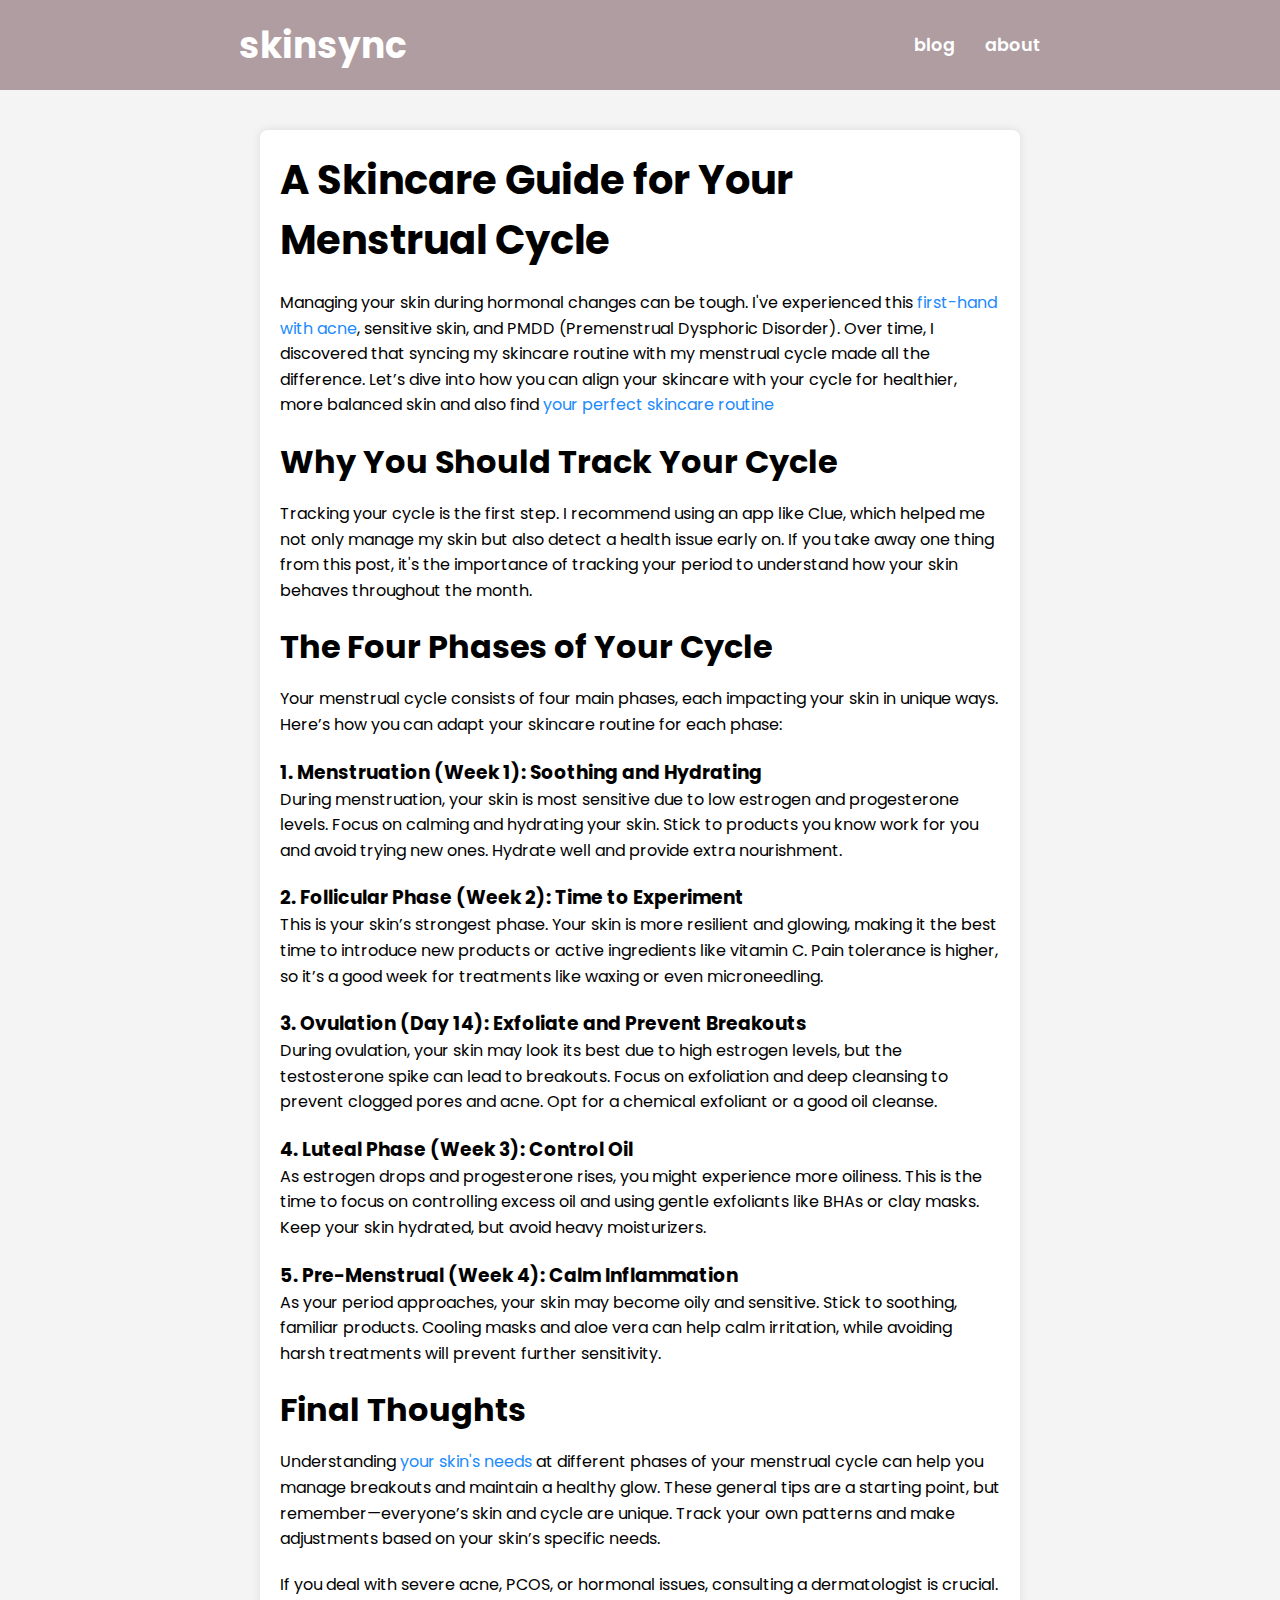
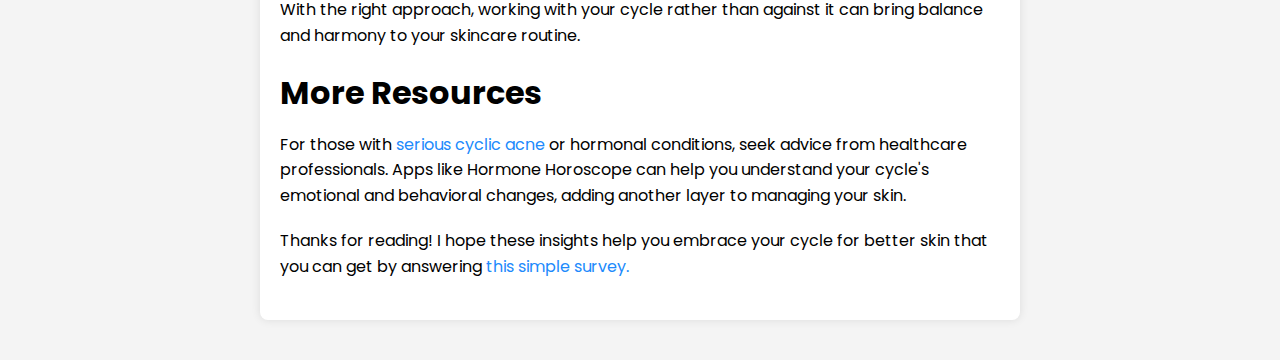
<file: Blog posts/post6.html>
<!DOCTYPE html>
<html lang="en">
  <head>
    <meta charset="UTF-8" />
    <meta name="viewport" content="width=device-width, initial-scale=1.0" />

    <!-- SEO Meta Tags -->
    <meta
      name="description"
      content="Learn how to tailor your skincare routine to the phases of your menstrual cycle. Discover tips for managing skin changes, from oiliness to breakouts."
    />
    <meta
      name="keywords"
      content="menstrual cycle skincare, skincare routine for periods, hormonal acne, skin phases, cycle syncing, skincare tips, estrogen, progesterone, skincare routine for oily skin"
    />

    <!-- Open Graph Meta Tags for Social Sharing -->
    <meta
      property="og:title"
      content="A Skincare Perspective To Working with Your Menstrual Cycle"
    />
    <meta
      property="og:description"
      content="Explore how different phases of your menstrual cycle affect your skin and learn how to adjust your skincare routine to match these changes."
    />
    <meta property="og:image" content="image_url_here" />

    <title>A Skincare Perspective To Working with Your Menstrual Cycle</title>
    <link rel="stylesheet" href="post.css" />
    <link
      rel="stylesheet"
      href="https://cdnjs.cloudflare.com/ajax/libs/font-awesome/6.6.0/css/all.min.css"
      integrity="sha512-Kc323vGBEqzTmouAECnVceyQqyqdsSiqLQISBL29aUW4U/M7pSPA/gEUZQqv1cwx4OnYxTxve5UMg5GT6L4JJg=="
      crossorigin="anonymous"
      referrerpolicy="no-referrer"
    />
    <link
      rel="icon"
      type="image/png"
      href="../SS (5)-photoaidcom-cropped.png"
    />
  </head>
  <body>
    <header>
      <nav>
        <a href="../index.html" class="logo">skinsync</a>
        <div class="pageLinks">
          <div class="hamburger">
            <i class="fa-solid fa-bars"></i>
          </div>
          <div class="nav_links">
            <ul>
              <li><a href="../blog.html">blog</a></li>
              <li><a href="../about.html">about</a></li>
            </ul>
          </div>
        </div>
      </nav>
    </header>

    <main>
      <article>
        <h1>A Skincare Guide for Your Menstrual Cycle</h1>
        <section class="new-blog-post">
          <p>
            Managing your skin during hormonal changes can be tough. I've
            experienced this <a href="post1.html">first-hand with acne</a>,
            sensitive skin, and PMDD (Premenstrual Dysphoric Disorder). Over
            time, I discovered that syncing my skincare routine with my
            menstrual cycle made all the difference. Let’s dive into how you can
            align your skincare with your cycle for healthier, more balanced
            skin and also find
            <a href="../index.html">your perfect skincare routine</a>
          </p>

          <h2>Why You Should Track Your Cycle</h2>
          <p>
            Tracking your cycle is the first step. I recommend using an app like
            Clue, which helped me not only manage my skin but also detect a
            health issue early on. If you take away one thing from this post,
            it's the importance of tracking your period to understand how your
            skin behaves throughout the month.
          </p>

          <h2>The Four Phases of Your Cycle</h2>
          <p>
            Your menstrual cycle consists of four main phases, each impacting
            your skin in unique ways. Here’s how you can adapt your skincare
            routine for each phase:
          </p>

          <h3>1. Menstruation (Week 1): Soothing and Hydrating</h3>
          <p>
            During menstruation, your skin is most sensitive due to low estrogen
            and progesterone levels. Focus on calming and hydrating your skin.
            Stick to products you know work for you and avoid trying new ones.
            Hydrate well and provide extra nourishment.
          </p>

          <h3>2. Follicular Phase (Week 2): Time to Experiment</h3>
          <p>
            This is your skin’s strongest phase. Your skin is more resilient and
            glowing, making it the best time to introduce new products or active
            ingredients like vitamin C. Pain tolerance is higher, so it’s a good
            week for treatments like waxing or even microneedling.
          </p>

          <h3>3. Ovulation (Day 14): Exfoliate and Prevent Breakouts</h3>
          <p>
            During ovulation, your skin may look its best due to high estrogen
            levels, but the testosterone spike can lead to breakouts. Focus on
            exfoliation and deep cleansing to prevent clogged pores and acne.
            Opt for a chemical exfoliant or a good oil cleanse.
          </p>

          <h3>4. Luteal Phase (Week 3): Control Oil</h3>
          <p>
            As estrogen drops and progesterone rises, you might experience more
            oiliness. This is the time to focus on controlling excess oil and
            using gentle exfoliants like BHAs or clay masks. Keep your skin
            hydrated, but avoid heavy moisturizers.
          </p>

          <h3>5. Pre-Menstrual (Week 4): Calm Inflammation</h3>
          <p>
            As your period approaches, your skin may become oily and sensitive.
            Stick to soothing, familiar products. Cooling masks and aloe vera
            can help calm irritation, while avoiding harsh treatments will
            prevent further sensitivity.
          </p>

          <h2>Final Thoughts</h2>
          <p>
            Understanding <a href="post1.html">your skin's needs</a> at
            different phases of your menstrual cycle can help you manage
            breakouts and maintain a healthy glow. These general tips are a
            starting point, but remember—everyone’s skin and cycle are unique.
            Track your own patterns and make adjustments based on your skin’s
            specific needs.
          </p>

          <p>
            If you deal with severe acne, PCOS, or hormonal issues, consulting a
            dermatologist is crucial. With the right approach, working with your
            cycle rather than against it can bring balance and harmony to your
            skincare routine.
          </p>

          <h2>More Resources</h2>
          <p>
            For those with <a href="post1.html">serious cyclic acne</a> or
            hormonal conditions, seek advice from healthcare professionals. Apps
            like Hormone Horoscope can help you understand your cycle's
            emotional and behavioral changes, adding another layer to managing
            your skin.
          </p>

          <p>
            Thanks for reading! I hope these insights help you embrace your
            cycle for better skin that you can get by answering
            <a href="../index.html">this simple survey.</a>
          </p>
        </section>
      </article>
    </main>

    <script src="post.js"></script>
  </body>
</html>
</file>
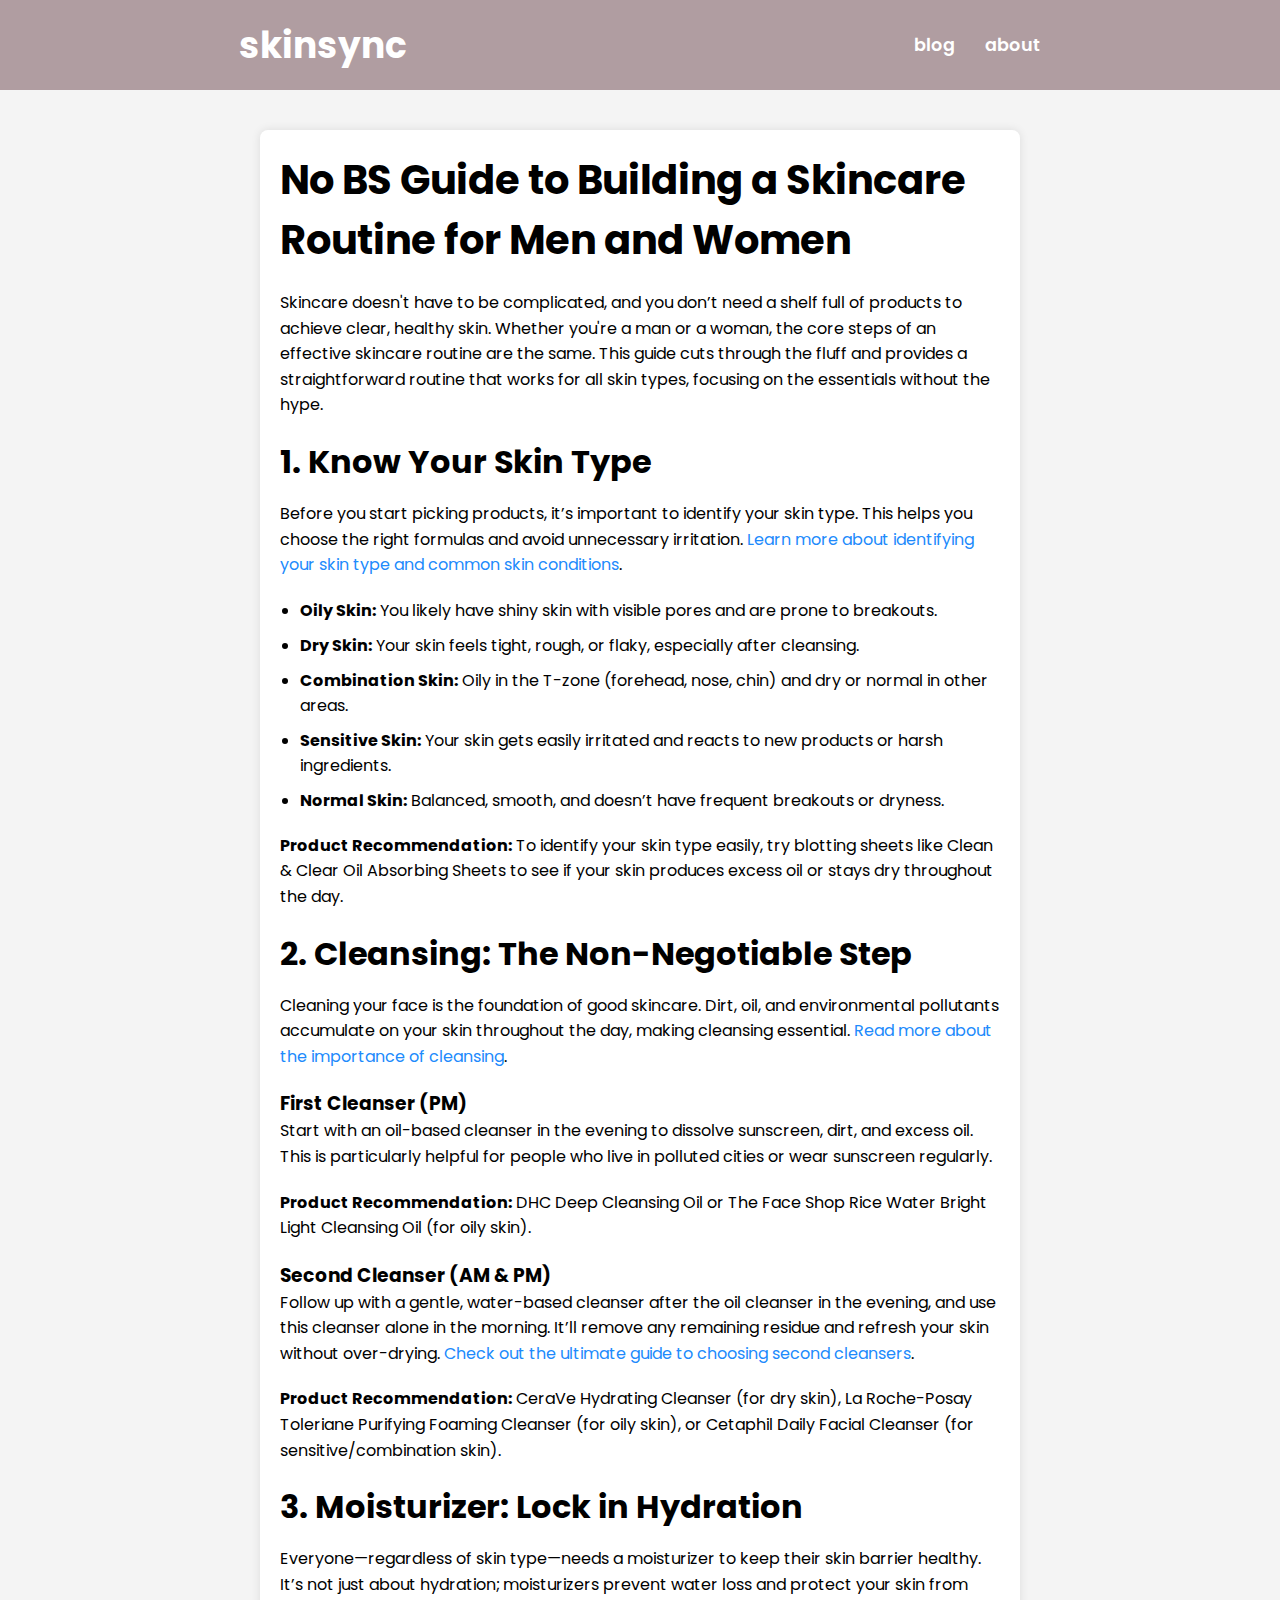
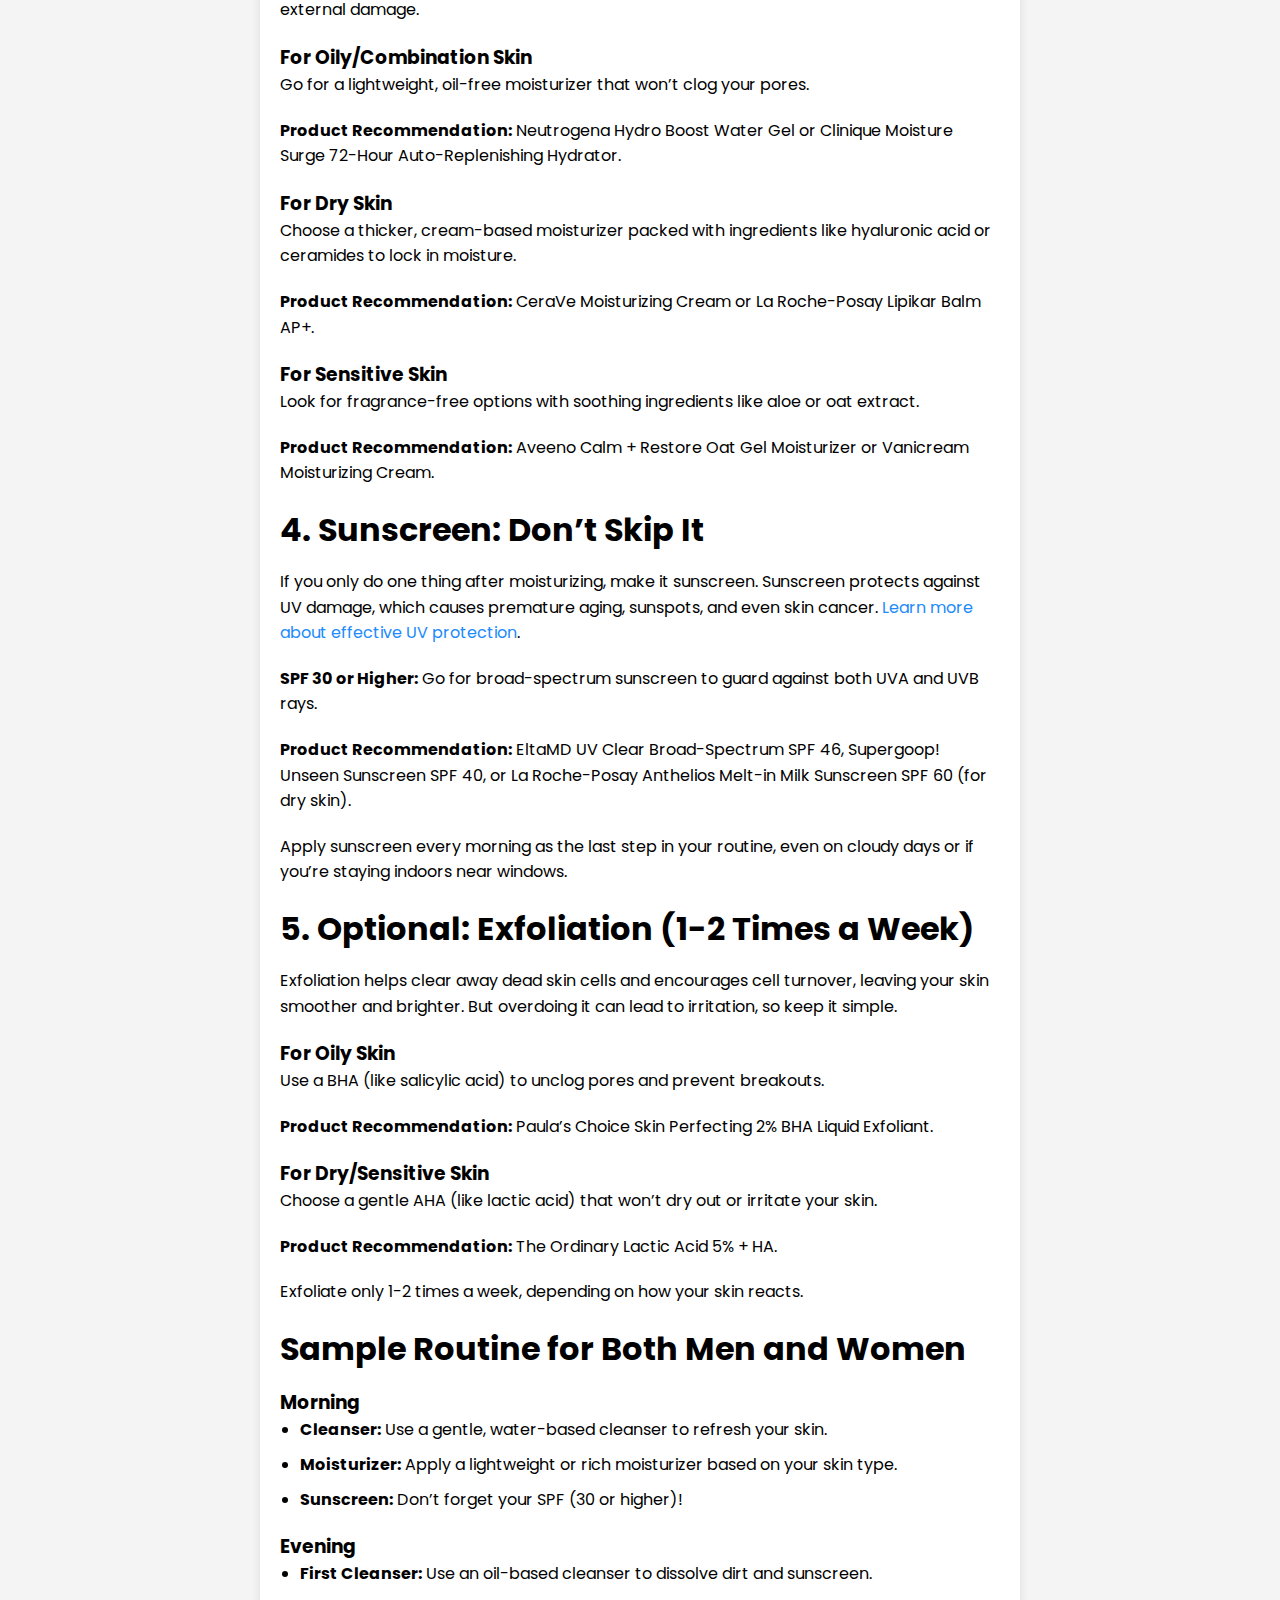
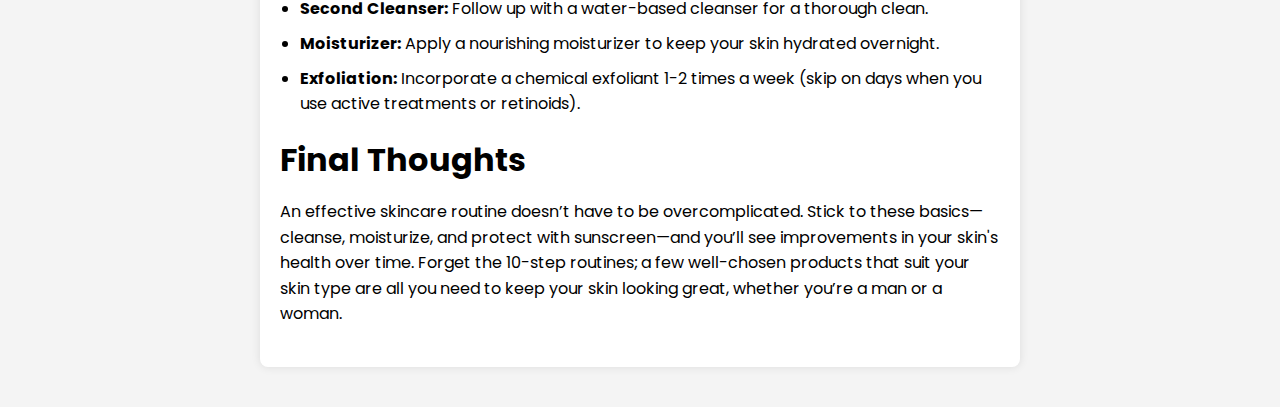
<file: Blog posts/post7.html>
<!DOCTYPE html>
<html lang="en">
  <head>
    <meta charset="UTF-8" />
    <meta name="viewport" content="width=device-width, initial-scale=1.0" />
    <meta
      name="description"
      content="Discover how to identify your skin type and common conditions with this comprehensive skincare guide."
    />
    <meta
      name="keywords"
      content="skincare, skin types, acne, rosacea, melasma, aging skin"
    />
    <meta
      property="og:title"
      content="How to Identify Your Skin Type and Common Conditions"
    />
    <meta
      property="og:description"
      content="Discover how to identify your skin type and common conditions with this comprehensive skincare guide."
    />
    <meta property="og:image" content="image_url_here" />
    <title>No BS guide for Skincare</title>
    <link rel="stylesheet" href="post.css" />
    <link
      rel="stylesheet"
      href="https://cdnjs.cloudflare.com/ajax/libs/font-awesome/6.6.0/css/all.min.css"
      integrity="sha512-Kc323vGBEqzTmouAECnVceyQqyqdsSiqLQISBL29aUW4U/M7pSPA/gEUZQqv1cwx4OnYxTxve5UMg5GT6L4JJg=="
      crossorigin="anonymous"
      referrerpolicy="no-referrer"
    />
    <link
      rel="icon"
      type="image/png"
      href="../SS (5)-photoaidcom-cropped.png"
    />
  </head>
  <body>
    <header>
      <nav>
        <a href="../index.html" class="logo">skinsync</a>
        <div class="pageLinks">
          <div class="hamburger">
            <i class="fa-solid fa-bars"></i>
          </div>
          <div class="nav_links">
            <ul>
              <li><a href="../blog.html">blog</a></li>
              <li><a href="../about.html">about</a></li>
            </ul>
          </div>
        </div>
      </nav>
    </header>

    <main>
      <article>
        <h1>No BS Guide to Building a Skincare Routine for Men and Women</h1>
        <p>
          Skincare doesn't have to be complicated, and you don’t need a shelf
          full of products to achieve clear, healthy skin. Whether you're a man
          or a woman, the core steps of an effective skincare routine are the
          same. This guide cuts through the fluff and provides a straightforward
          routine that works for all skin types, focusing on the essentials
          without the hype.
        </p>

        <h2>1. Know Your Skin Type</h2>
        <p>
          Before you start picking products, it’s important to identify your
          skin type. This helps you choose the right formulas and avoid
          unnecessary irritation.
          <a href="post1.html"
            >Learn more about identifying your skin type and common skin
            conditions</a
          >.
        </p>
        <section>
          <ul>
            <li>
              <strong>Oily Skin:</strong> You likely have shiny skin with
              visible pores and are prone to breakouts.
            </li>
            <li>
              <strong>Dry Skin:</strong> Your skin feels tight, rough, or flaky,
              especially after cleansing.
            </li>
            <li>
              <strong>Combination Skin:</strong> Oily in the T-zone (forehead,
              nose, chin) and dry or normal in other areas.
            </li>
            <li>
              <strong>Sensitive Skin:</strong> Your skin gets easily irritated
              and reacts to new products or harsh ingredients.
            </li>
            <li>
              <strong>Normal Skin:</strong> Balanced, smooth, and doesn’t have
              frequent breakouts or dryness.
            </li>
          </ul>
          <p>
            <strong>Product Recommendation:</strong> To identify your skin type
            easily, try blotting sheets like Clean & Clear Oil Absorbing Sheets
            to see if your skin produces excess oil or stays dry throughout the
            day.
          </p>
        </section>

        <h2>2. Cleansing: The Non-Negotiable Step</h2>
        <p>
          Cleaning your face is the foundation of good skincare. Dirt, oil, and
          environmental pollutants accumulate on your skin throughout the day,
          making cleansing essential.
          <a href="post2.html">Read more about the importance of cleansing</a>.
        </p>
        <section>
          <h3>First Cleanser (PM)</h3>
          <p>
            Start with an oil-based cleanser in the evening to dissolve
            sunscreen, dirt, and excess oil. This is particularly helpful for
            people who live in polluted cities or wear sunscreen regularly.
          </p>
          <p>
            <strong>Product Recommendation:</strong> DHC Deep Cleansing Oil or
            The Face Shop Rice Water Bright Light Cleansing Oil (for oily skin).
          </p>

          <h3>Second Cleanser (AM & PM)</h3>
          <p>
            Follow up with a gentle, water-based cleanser after the oil cleanser
            in the evening, and use this cleanser alone in the morning. It’ll
            remove any remaining residue and refresh your skin without
            over-drying.
            <a href="post4.html"
              >Check out the ultimate guide to choosing second cleansers</a
            >.
          </p>
          <p>
            <strong>Product Recommendation:</strong> CeraVe Hydrating Cleanser
            (for dry skin), La Roche-Posay Toleriane Purifying Foaming Cleanser
            (for oily skin), or Cetaphil Daily Facial Cleanser (for
            sensitive/combination skin).
          </p>
        </section>

        <h2>3. Moisturizer: Lock in Hydration</h2>
        <p>
          Everyone—regardless of skin type—needs a moisturizer to keep their
          skin barrier healthy. It’s not just about hydration; moisturizers
          prevent water loss and protect your skin from external damage.
        </p>
        <section>
          <h3>For Oily/Combination Skin</h3>
          <p>
            Go for a lightweight, oil-free moisturizer that won’t clog your
            pores.
          </p>
          <p>
            <strong>Product Recommendation:</strong> Neutrogena Hydro Boost
            Water Gel or Clinique Moisture Surge 72-Hour Auto-Replenishing
            Hydrator.
          </p>

          <h3>For Dry Skin</h3>
          <p>
            Choose a thicker, cream-based moisturizer packed with ingredients
            like hyaluronic acid or ceramides to lock in moisture.
          </p>
          <p>
            <strong>Product Recommendation:</strong> CeraVe Moisturizing Cream
            or La Roche-Posay Lipikar Balm AP+.
          </p>

          <h3>For Sensitive Skin</h3>
          <p>
            Look for fragrance-free options with soothing ingredients like aloe
            or oat extract.
          </p>
          <p>
            <strong>Product Recommendation:</strong> Aveeno Calm + Restore Oat
            Gel Moisturizer or Vanicream Moisturizing Cream.
          </p>
        </section>

        <h2>4. Sunscreen: Don’t Skip It</h2>
        <p>
          If you only do one thing after moisturizing, make it sunscreen.
          Sunscreen protects against UV damage, which causes premature aging,
          sunspots, and even skin cancer.
          <a href="post3.html">Learn more about effective UV protection</a>.
        </p>
        <section>
          <p>
            <strong>SPF 30 or Higher:</strong> Go for broad-spectrum sunscreen
            to guard against both UVA and UVB rays.
          </p>
          <p>
            <strong>Product Recommendation:</strong> EltaMD UV Clear
            Broad-Spectrum SPF 46, Supergoop! Unseen Sunscreen SPF 40, or La
            Roche-Posay Anthelios Melt-in Milk Sunscreen SPF 60 (for dry skin).
          </p>
          <p>
            Apply sunscreen every morning as the last step in your routine, even
            on cloudy days or if you’re staying indoors near windows.
          </p>
        </section>

        <h2>5. Optional: Exfoliation (1-2 Times a Week)</h2>
        <p>
          Exfoliation helps clear away dead skin cells and encourages cell
          turnover, leaving your skin smoother and brighter. But overdoing it
          can lead to irritation, so keep it simple.
        </p>
        <section>
          <h3>For Oily Skin</h3>
          <p>
            Use a BHA (like salicylic acid) to unclog pores and prevent
            breakouts.
          </p>
          <p>
            <strong>Product Recommendation:</strong> Paula’s Choice Skin
            Perfecting 2% BHA Liquid Exfoliant.
          </p>

          <h3>For Dry/Sensitive Skin</h3>
          <p>
            Choose a gentle AHA (like lactic acid) that won’t dry out or
            irritate your skin.
          </p>
          <p>
            <strong>Product Recommendation:</strong> The Ordinary Lactic Acid 5%
            + HA.
          </p>
          <p>
            Exfoliate only 1-2 times a week, depending on how your skin reacts.
          </p>
        </section>

        <h2>Sample Routine for Both Men and Women</h2>
        <h3>Morning</h3>
        <ul>
          <li>
            <strong>Cleanser:</strong> Use a gentle, water-based cleanser to
            refresh your skin.
          </li>
          <li>
            <strong>Moisturizer:</strong> Apply a lightweight or rich
            moisturizer based on your skin type.
          </li>
          <li>
            <strong>Sunscreen:</strong> Don’t forget your SPF (30 or higher)!
          </li>
        </ul>

        <h3>Evening</h3>
        <ul>
          <li>
            <strong>First Cleanser:</strong> Use an oil-based cleanser to
            dissolve dirt and sunscreen.
          </li>
          <li>
            <strong>Second Cleanser:</strong> Follow up with a water-based
            cleanser for a thorough clean.
          </li>
          <li>
            <strong>Moisturizer:</strong> Apply a nourishing moisturizer to keep
            your skin hydrated overnight.
          </li>
          <li>
            <strong>Exfoliation:</strong> Incorporate a chemical exfoliant 1-2
            times a week (skip on days when you use active treatments or
            retinoids).
          </li>
        </ul>

        <h2>Final Thoughts</h2>
        <p>
          An effective skincare routine doesn’t have to be overcomplicated.
          Stick to these basics—cleanse, moisturize, and protect with
          sunscreen—and you’ll see improvements in your skin's health over time.
          Forget the 10-step routines; a few well-chosen products that suit your
          skin type are all you need to keep your skin looking great, whether
          you’re a man or a woman.
        </p>
      </article>
    </main>

    <script src="post.js"></script>
  </body>
</html>
</file>
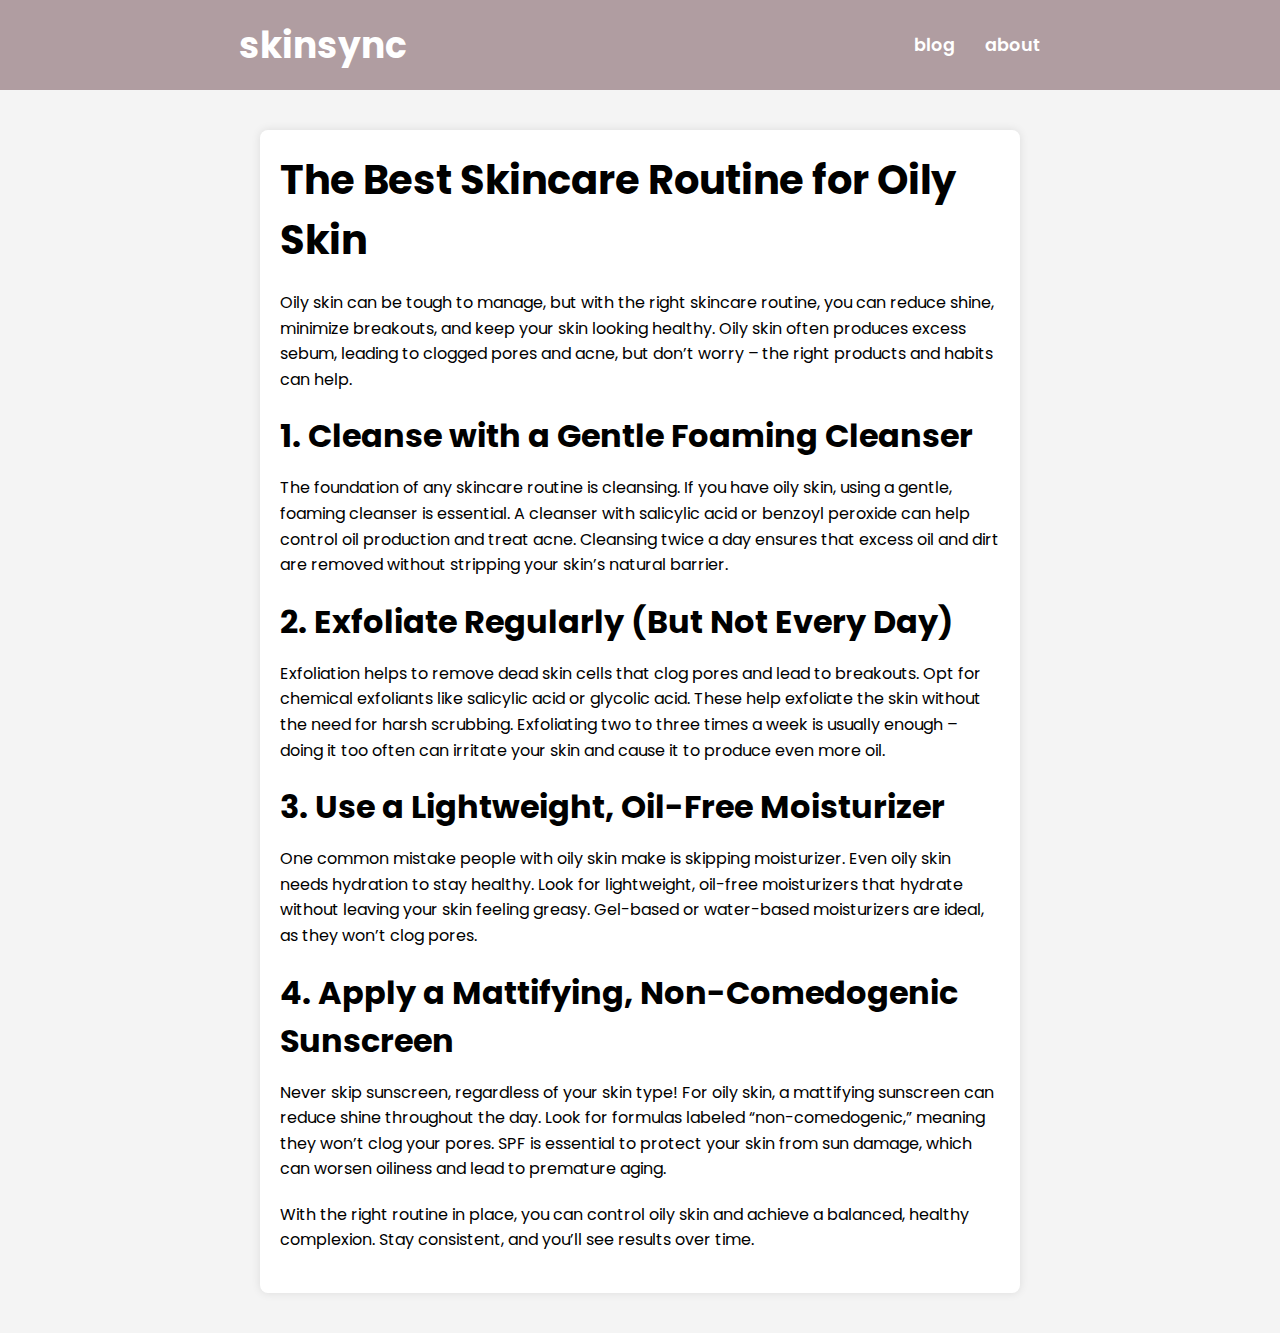
<file: Blog posts/post8.html>
<!DOCTYPE html>
<html lang="en">
  <head>
    <meta charset="UTF-8" />
    <meta name="viewport" content="width=device-width, initial-scale=1.0" />
    <meta
      name="description"
      content="Discover how to identify your skin type and common conditions with this comprehensive skincare guide."
    />
    <meta
      name="keywords"
      content="skincare, skin types, acne, rosacea, melasma, aging skin"
    />
    <meta
      property="og:title"
      content="How to Identify Your Skin Type and Common Conditions"
    />
    <meta
      property="og:description"
      content="Discover how to identify your skin type and common conditions with this comprehensive skincare guide."
    />
    <meta property="og:image" content="image_url_here" />
    <title>Routine for Oily Skin</title>
    <link rel="stylesheet" href="post.css" />
    <link
      rel="stylesheet"
      href="https://cdnjs.cloudflare.com/ajax/libs/font-awesome/6.6.0/css/all.min.css"
      integrity="sha512-Kc323vGBEqzTmouAECnVceyQqyqdsSiqLQISBL29aUW4U/M7pSPA/gEUZQqv1cwx4OnYxTxve5UMg5GT6L4JJg=="
      crossorigin="anonymous"
      referrerpolicy="no-referrer"
    />
    <link
      rel="icon"
      type="image/png"
      href="../SS (5)-photoaidcom-cropped.png"
    />
  </head>
  <body>
    <header>
      <nav>
        <a href="../index.html" class="logo">skinsync</a>
        <div class="pageLinks">
          <div class="hamburger">
            <i class="fa-solid fa-bars"></i>
          </div>
          <div class="nav_links">
            <ul>
              <li><a href="../blog.html">blog</a></li>
              <li><a href="../about.html">about</a></li>
            </ul>
          </div>
        </div>
      </nav>
    </header>

    <main>
      <article>
        <h1>The Best Skincare Routine for Oily Skin</h1>
        <p>
          Oily skin can be tough to manage, but with the right skincare routine,
          you can reduce shine, minimize breakouts, and keep your skin looking
          healthy. Oily skin often produces excess sebum, leading to clogged
          pores and acne, but don’t worry – the right products and habits can
          help.
        </p>

        <h2>1. Cleanse with a Gentle Foaming Cleanser</h2>
        <p>
          The foundation of any skincare routine is cleansing. If you have oily
          skin, using a gentle, foaming cleanser is essential. A cleanser with
          salicylic acid or benzoyl peroxide can help control oil production and
          treat acne. Cleansing twice a day ensures that excess oil and dirt are
          removed without stripping your skin’s natural barrier.
        </p>

        <h2>2. Exfoliate Regularly (But Not Every Day)</h2>
        <p>
          Exfoliation helps to remove dead skin cells that clog pores and lead
          to breakouts. Opt for chemical exfoliants like salicylic acid or
          glycolic acid. These help exfoliate the skin without the need for
          harsh scrubbing. Exfoliating two to three times a week is usually
          enough – doing it too often can irritate your skin and cause it to
          produce even more oil.
        </p>

        <h2>3. Use a Lightweight, Oil-Free Moisturizer</h2>
        <p>
          One common mistake people with oily skin make is skipping moisturizer.
          Even oily skin needs hydration to stay healthy. Look for lightweight,
          oil-free moisturizers that hydrate without leaving your skin feeling
          greasy. Gel-based or water-based moisturizers are ideal, as they won’t
          clog pores.
        </p>

        <h2>4. Apply a Mattifying, Non-Comedogenic Sunscreen</h2>
        <p>
          Never skip sunscreen, regardless of your skin type! For oily skin, a
          mattifying sunscreen can reduce shine throughout the day. Look for
          formulas labeled “non-comedogenic,” meaning they won’t clog your
          pores. SPF is essential to protect your skin from sun damage, which
          can worsen oiliness and lead to premature aging.
        </p>

        <p>
          With the right routine in place, you can control oily skin and achieve
          a balanced, healthy complexion. Stay consistent, and you’ll see
          results over time.
        </p>
      </article>
    </main>

    <script src="post.js"></script>
  </body>
</html>
</file>
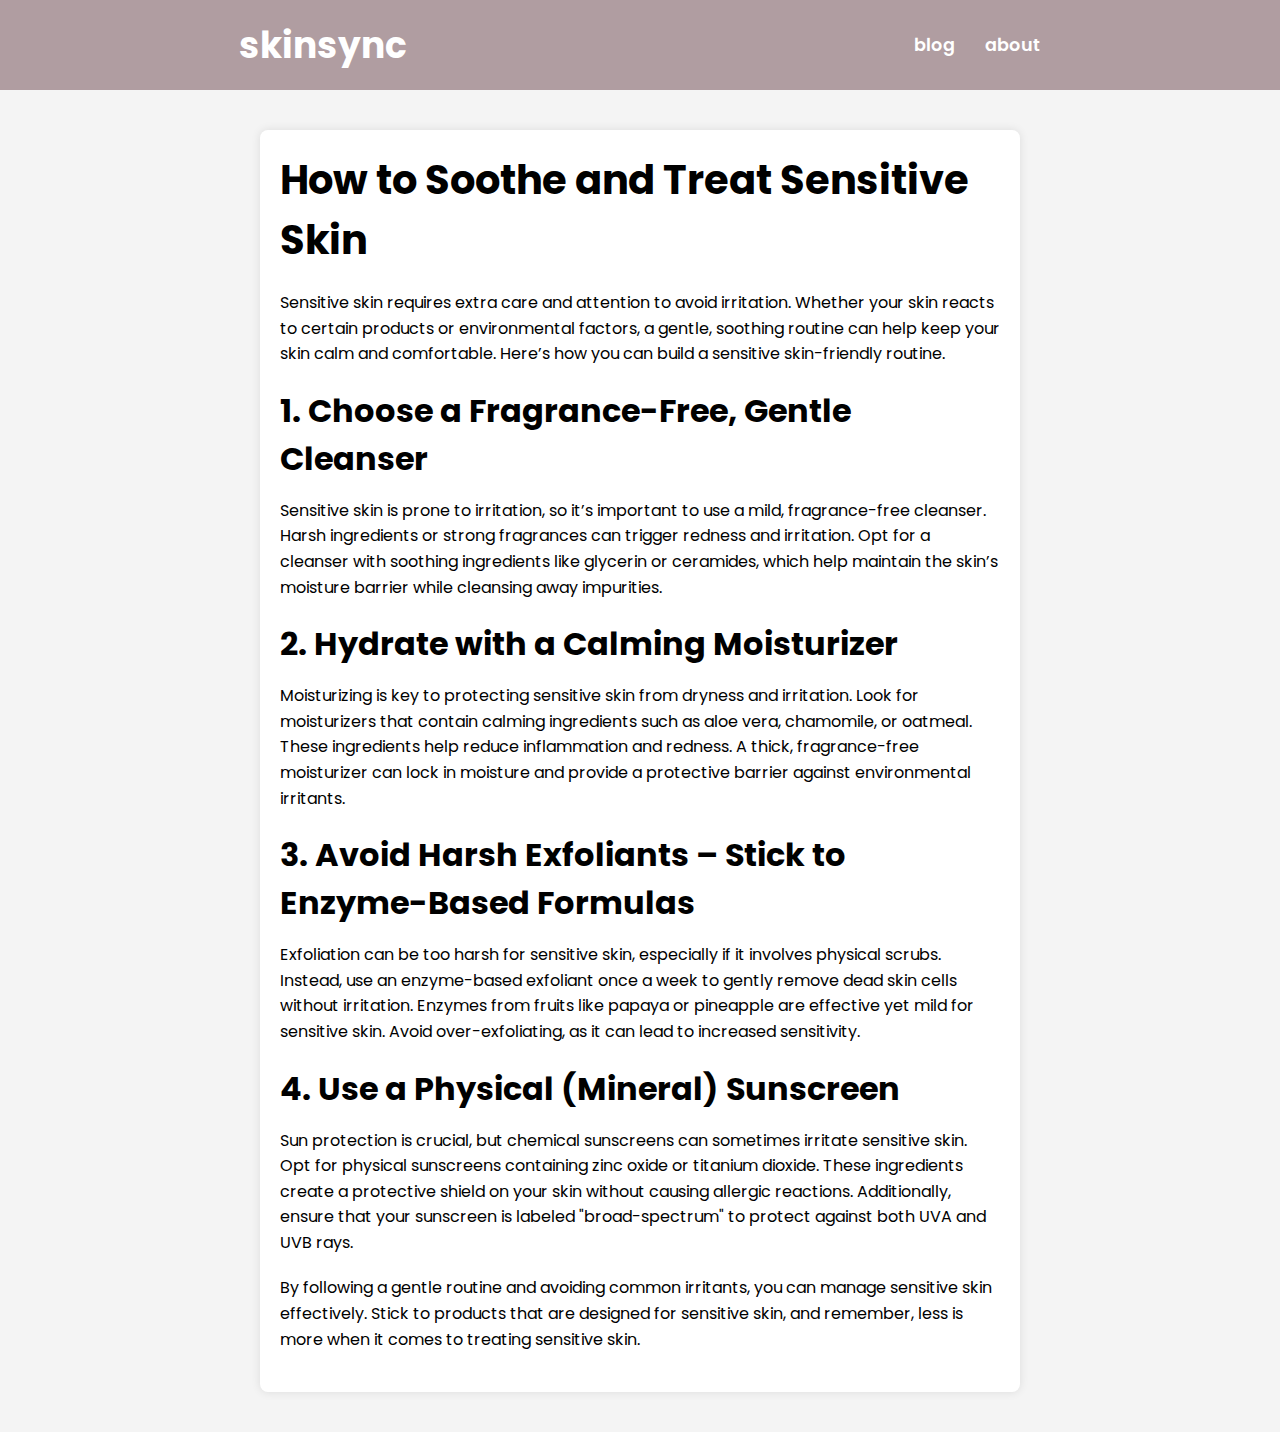
<file: Blog posts/post9.html>
<!DOCTYPE html>
<html lang="en">
  <head>
    <meta charset="UTF-8" />
    <meta name="viewport" content="width=device-width, initial-scale=1.0" />
    <meta
      name="description"
      content="Discover how to identify your skin type and common conditions with this comprehensive skincare guide."
    />
    <meta
      name="keywords"
      content="skincare, skin types, acne, rosacea, melasma, aging skin"
    />
    <meta
      property="og:title"
      content="How to Identify Your Skin Type and Common Conditions"
    />
    <meta
      property="og:description"
      content="Discover how to identify your skin type and common conditions with this comprehensive skincare guide."
    />
    <meta property="og:image" content="image_url_here" />
    <title>Treating sensitive skin</title>
    <link rel="stylesheet" href="post.css" />
    <link
      rel="stylesheet"
      href="https://cdnjs.cloudflare.com/ajax/libs/font-awesome/6.6.0/css/all.min.css"
      integrity="sha512-Kc323vGBEqzTmouAECnVceyQqyqdsSiqLQISBL29aUW4U/M7pSPA/gEUZQqv1cwx4OnYxTxve5UMg5GT6L4JJg=="
      crossorigin="anonymous"
      referrerpolicy="no-referrer"
    />
    <link
      rel="icon"
      type="image/png"
      href="../SS (5)-photoaidcom-cropped.png"
    />
  </head>
  <body>
    <header>
      <nav>
        <a href="../index.html" class="logo">skinsync</a>
        <div class="pageLinks">
          <div class="hamburger">
            <i class="fa-solid fa-bars"></i>
          </div>
          <div class="nav_links">
            <ul>
              <li><a href="../blog.html">blog</a></li>
              <li><a href="../about.html">about</a></li>
            </ul>
          </div>
        </div>
      </nav>
    </header>

    <main>
      <article>
        <h1>How to Soothe and Treat Sensitive Skin</h1>
        <p>
          Sensitive skin requires extra care and attention to avoid irritation.
          Whether your skin reacts to certain products or environmental factors,
          a gentle, soothing routine can help keep your skin calm and
          comfortable. Here’s how you can build a sensitive skin-friendly
          routine.
        </p>

        <h2>1. Choose a Fragrance-Free, Gentle Cleanser</h2>
        <p>
          Sensitive skin is prone to irritation, so it’s important to use a
          mild, fragrance-free cleanser. Harsh ingredients or strong fragrances
          can trigger redness and irritation. Opt for a cleanser with soothing
          ingredients like glycerin or ceramides, which help maintain the skin’s
          moisture barrier while cleansing away impurities.
        </p>

        <h2>2. Hydrate with a Calming Moisturizer</h2>
        <p>
          Moisturizing is key to protecting sensitive skin from dryness and
          irritation. Look for moisturizers that contain calming ingredients
          such as aloe vera, chamomile, or oatmeal. These ingredients help
          reduce inflammation and redness. A thick, fragrance-free moisturizer
          can lock in moisture and provide a protective barrier against
          environmental irritants.
        </p>

        <h2>3. Avoid Harsh Exfoliants – Stick to Enzyme-Based Formulas</h2>
        <p>
          Exfoliation can be too harsh for sensitive skin, especially if it
          involves physical scrubs. Instead, use an enzyme-based exfoliant once
          a week to gently remove dead skin cells without irritation. Enzymes
          from fruits like papaya or pineapple are effective yet mild for
          sensitive skin. Avoid over-exfoliating, as it can lead to increased
          sensitivity.
        </p>

        <h2>4. Use a Physical (Mineral) Sunscreen</h2>
        <p>
          Sun protection is crucial, but chemical sunscreens can sometimes
          irritate sensitive skin. Opt for physical sunscreens containing zinc
          oxide or titanium dioxide. These ingredients create a protective
          shield on your skin without causing allergic reactions. Additionally,
          ensure that your sunscreen is labeled "broad-spectrum" to protect
          against both UVA and UVB rays.
        </p>

        <p>
          By following a gentle routine and avoiding common irritants, you can
          manage sensitive skin effectively. Stick to products that are designed
          for sensitive skin, and remember, less is more when it comes to
          treating sensitive skin.
        </p>
      </article>
    </main>

    <script src="post.js"></script>
  </body>
</html>
</file>
<file: about.css>
@import url("https://fonts.googleapis.com/css2?family=Poppins:ital,wght@0,100;0,200;0,300;0,400;0,500;0,600;0,700;0,800;0,900;1,100;1,200;1,300;1,400;1,500;1,600;1,700;1,800;1,900&display=swap");

* {
  margin: 0;
  padding: 0;
  box-sizing: border-box;
  font-family: "Poppins", sans-serif;
}

.logo {
  font-size: 36px;
  font-weight: 700;
  color: white;
  cursor: pointer;
  text-decoration: none; /* Remove underline from link */
}

header nav {
  height: 10vh;
  background-color: #b09da1;
  display: flex;
  justify-content: space-around;
  align-items: center;
}

nav ul {
  display: flex;
  list-style: none;
  align-items: center;
}

nav ul li {
  padding-left: 30px;
}

nav ul li a {
  color: white;
  text-decoration: none;
  font-weight: 600;
  font-size: clamp(1rem, 4vw, 1.1rem);
}

nav .hamburger {
  display: none;
}

main {
  height: 90vh;
  display: flex;
  justify-content: center;
  align-items: center;
  flex-direction: column;
  padding: 0 20px;
}

section {
  max-width: 600px;
}

h1 {
  font-size: 2rem;
  padding-bottom: 10px;
}

@media (max-width: 425px) {
  header nav {
    height: 10vh;
    background-color: #b09da1;
    display: flex;
    justify-content: space-around;
    align-items: center;
  }

  nav .hamburger {
    display: contents;
    font-size: clamp(1.3rem, 4vw, 1.5rem);
    color: white;
  }

  nav ul {
    position: fixed;
    background: #b09da1;
    width: 100%;
    height: 100%;
    top: 10vh; /* WHEN WE DONT MENTIONT HE TOP 0 LEFT 0 THE POSITION OF FIXED GETS PLACED ON THE TOP LEFT MOST CORNER OF THE PAGE WHICH IS NOT VISIBLE SO TOP 0 LEFT 0 MAKES IT COM BACK INTO THE VIEW */
    left: 0;
    display: flex;
    flex-direction: column;
    justify-content: center;
    clip-path: circle(50px at 90% -10%);
    -webkit-clip-path: circle(50px at 90% -10%);
    transition: all 0.5s ease;
  }

  nav ul.open {
    clip-path: circle(1000px at 90% -10%);
    -webkit-clip-path: circle(1150px at 90% -10%);
  }

  nav ul li {
    margin-left: 0;
    margin-top: 1.1vmax;
    opacity: 0;
    padding: 0;
  }

  nav ul li a {
    font-size: clamp(2rem, 8vw, 6rem);
  }

  nav ul li:nth-child(1) {
    transition: all 0.3s ease 0.2s;
  }

  nav ul li:nth-child(2) {
    transition: all 0.3s ease 0.3s;
  }

  nav ul li.fade {
    opacity: 1;
  }
}
</file>
<file: blog.css>
@import url("https://fonts.googleapis.com/css2?family=Poppins:wght@400;500;600;700&display=swap");

* {
  margin: 0;
  padding: 0;
  box-sizing: border-box;
  font-family: "Poppins", sans-serif;
}

body {
  background-color: #f4f4f4;
  color: #333;
  line-height: 1.6;
  display: flex;
  flex-direction: column;
  min-height: 100vh;
}

.logo {
  font-size: 36px;
  font-weight: 700;
  color: white;
  cursor: pointer;
  text-decoration: none; /* Remove underline from link */
}

header nav {
  height: 10vh;
  background-color: #b09da1;
  display: flex;
  justify-content: space-around;
  align-items: center;
}

nav ul {
  display: flex;
  list-style: none;
  align-items: center;
}

nav ul li {
  padding-left: 30px;
}

nav ul li a {
  color: white;
  text-decoration: none;
  font-weight: 600;
  font-size: clamp(1rem, 4vw, 1.1rem);
}

nav .hamburger {
  display: none;
}

@media (max-width: 768px) {
  .logo {
    font-size: 28px;
  }

  nav ul li {
    padding-left: 20px;
  }
}

@media (max-width: 425px) {
  nav .hamburger {
    display: block;
    font-size: 1.5rem;
    color: white;
  }

  nav ul {
    position: fixed;
    background: #b09da1;
    width: 100%;
    height: 100%;
    top: 10vh;
    left: 0;
    display: flex;
    flex-direction: column;
    justify-content: center;
    clip-path: circle(50px at 90% -10%);
    transition: all 0.5s ease;
  }

  nav ul.open {
    clip-path: circle(1000px at 90% -10%);
  }

  nav ul li {
    padding: 0;
    margin-top: 20px;
    opacity: 0;
  }

  nav ul li a {
    font-size: 2rem;
  }

  nav ul li.fade {
    opacity: 1;
  }
}

/* Blog List Styles */
main {
  flex-grow: 1;
  padding: 20px 20px;
  display: flex;
  justify-content: center;
}

.blog-list {
  display: grid;
  grid-template-columns: repeat(3, 1fr);
  gap: 20px;
  max-width: 1200px; /* Adjust the max-width */
  width: 100%;
}

.blog-list a {
  text-decoration: none; /* Remove default underline */
  color: inherit; /* Inherit color from card */
}

.blog-list article {
  background-color: #fff;
  border-radius: 8px;
  box-shadow: 0 4px 8px rgba(0, 0, 0, 0.1);
  padding: 15px;
  min-height: 360px; /* Set minimum height for blog cards */
  transition: transform 0.3s ease;
  display: flex;
  flex-direction: column;
}

.blog-list article:hover {
  transform: translateY(-5px);
}

.blog-list h2 {
  font-size: 1.5em;
  margin-bottom: 10px;
  color: #333;
  font-weight: 800;
}

.blog-list p {
  color: #666;
  line-height: 1.5;
  margin-bottom: 15px; /* Add space before button */
}

.button-74 {
  background-color: #fbeee0;
  border: 2px solid #422800;
  border-radius: 30px;
  box-shadow: #422800 4px 4px 0 0;
  color: #422800;
  cursor: pointer;
  display: inline-block;
  font-weight: 600;
  font-size: 18px;
  padding: 0 18px;
  line-height: 50px;
  text-align: center;
  text-decoration: none;
  user-select: none;
  -webkit-user-select: none;
  touch-action: manipulation;
  margin-top: auto; /* Align button at the bottom */
  transition: background-color 0.3s, box-shadow 0.3s, transform 0.3s;
  align-self: flex-start; /* Align button to the left side */
}

.button-74:hover {
  background-color: #fff;
}

.button-74:active {
  box-shadow: #422800 2px 2px 0 0;
  transform: translate(2px, 2px);
}

/* Footer Styles */
footer {
  background-color: #b09da1;
  color: white;
  text-align: center;
  padding: 10px 0;
  position: relative;
  bottom: 0;
  width: 100%;
  box-shadow: 0 -2px 10px rgba(0, 0, 0, 0.1);
}

/* Responsive Design for Blog List */
@media (max-width: 728px) {
  .blog-list {
    grid-template-columns: repeat(1, 1fr);
  }
}
</file>
<file: Blog posts/post.css>
@import url("https://fonts.googleapis.com/css2?family=Poppins:ital,wght@0,100;0,200;0,300;0,400;0,500;0,600;0,700;0,800;0,900;1,100;1,200;1,300;1,400;1,500;1,600;1,700;1,800;1,900&display=swap");

* {
  margin: 0;
  padding: 0;
  box-sizing: border-box;
  font-family: "Poppins", sans-serif;
}

body {
  background-color: #f4f4f4;
}

.logo {
  font-size: 36px;
  font-weight: 700;
  color: white;
  cursor: pointer;
  text-decoration: none; /* Remove underline from link */
}

header nav {
  height: 10vh;
  background-color: #b09da1;
  display: flex;
  justify-content: space-around;
  align-items: center;
}

nav ul {
  display: flex;
  list-style: none;
  align-items: center;
}

nav ul li {
  padding-left: 30px;
}

nav ul li a {
  color: white;
  text-decoration: none;
  font-weight: 600;
  font-size: clamp(1rem, 4vw, 1.1rem);
}

nav .hamburger {
  display: none;
}

main {
  max-width: 800px;
  margin: 40px auto;
  padding: 0 20px;
}

article {
  background-color: white;
  padding: 20px;
  border-radius: 8px;
  box-shadow: 0 0 10px rgba(0, 0, 0, 0.1);
}

article h1 {
  font-size: 2.5rem;
  margin-bottom: 20px;
  color: black;
}

article h2 {
  font-size: 2rem;
  margin-top: 20px;
  margin-bottom: 15px;
  color: black;
}

article p {
  line-height: 1.6;
  margin-bottom: 20px;
}

article ul {
  list-style: disc;
  margin-left: 20px;
  margin-bottom: 20px;
}

article ul li {
  margin-bottom: 10px;
}

article ul li strong {
  color: black;
}

a {
  text-decoration: none;
  color: #208afc;
}

@media (max-width: 425px) {
  header nav {
    height: 10vh;
    background-color: #b09da1;
    display: flex;
    justify-content: space-around;
    align-items: center;
  }

  nav .hamburger {
    display: contents;
    font-size: clamp(1.3rem, 4vw, 1.5rem);
    color: white;
  }

  nav ul {
    position: fixed;
    background: #b09da1;
    width: 100%;
    height: 100%;
    top: 10vh; /* WHEN WE DONT MENTIONT HE TOP 0 LEFT 0 THE POSITION OF FIXED GETS PLACED ON THE TOP LEFT MOST CORNER OF THE PAGE WHICH IS NOT VISIBLE SO TOP 0 LEFT 0 MAKES IT COM BACK INTO THE VIEW */
    left: 0;
    display: flex;
    flex-direction: column;
    justify-content: center;
    clip-path: circle(50px at 90% -10%);
    -webkit-clip-path: circle(50px at 90% -10%);
    transition: all 0.5s ease;
  }

  nav ul.open {
    clip-path: circle(1000px at 90% -10%);
    -webkit-clip-path: circle(1150px at 90% -10%);
  }

  nav ul li {
    margin-left: 0;
    margin-top: 1.1vmax;
    opacity: 0;
    padding: 0;
  }

  nav ul li a {
    font-size: clamp(2rem, 8vw, 6rem);
  }

  nav ul li:nth-child(1) {
    transition: all 0.3s ease 0.2s;
  }

  nav ul li:nth-child(2) {
    transition: all 0.3s ease 0.3s;
  }

  nav ul li.fade {
    opacity: 1;
  }
}
</file>
